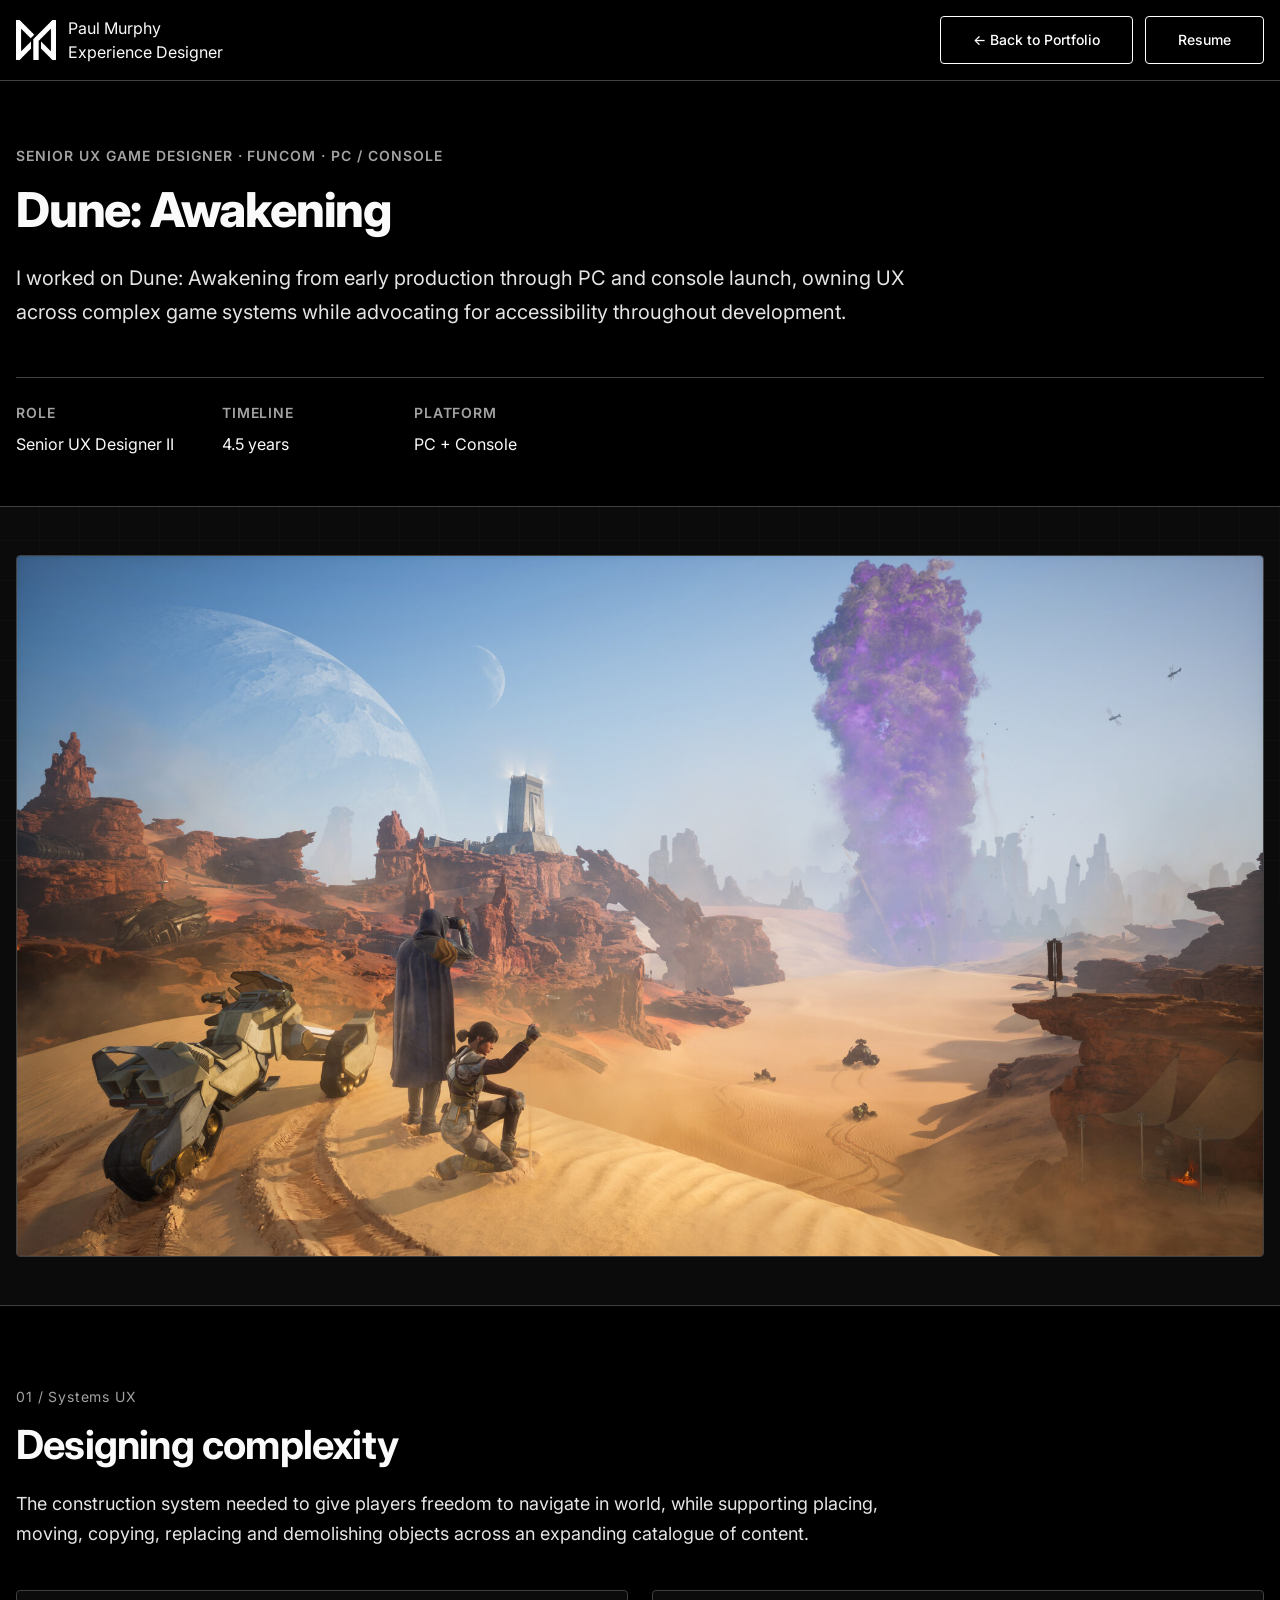
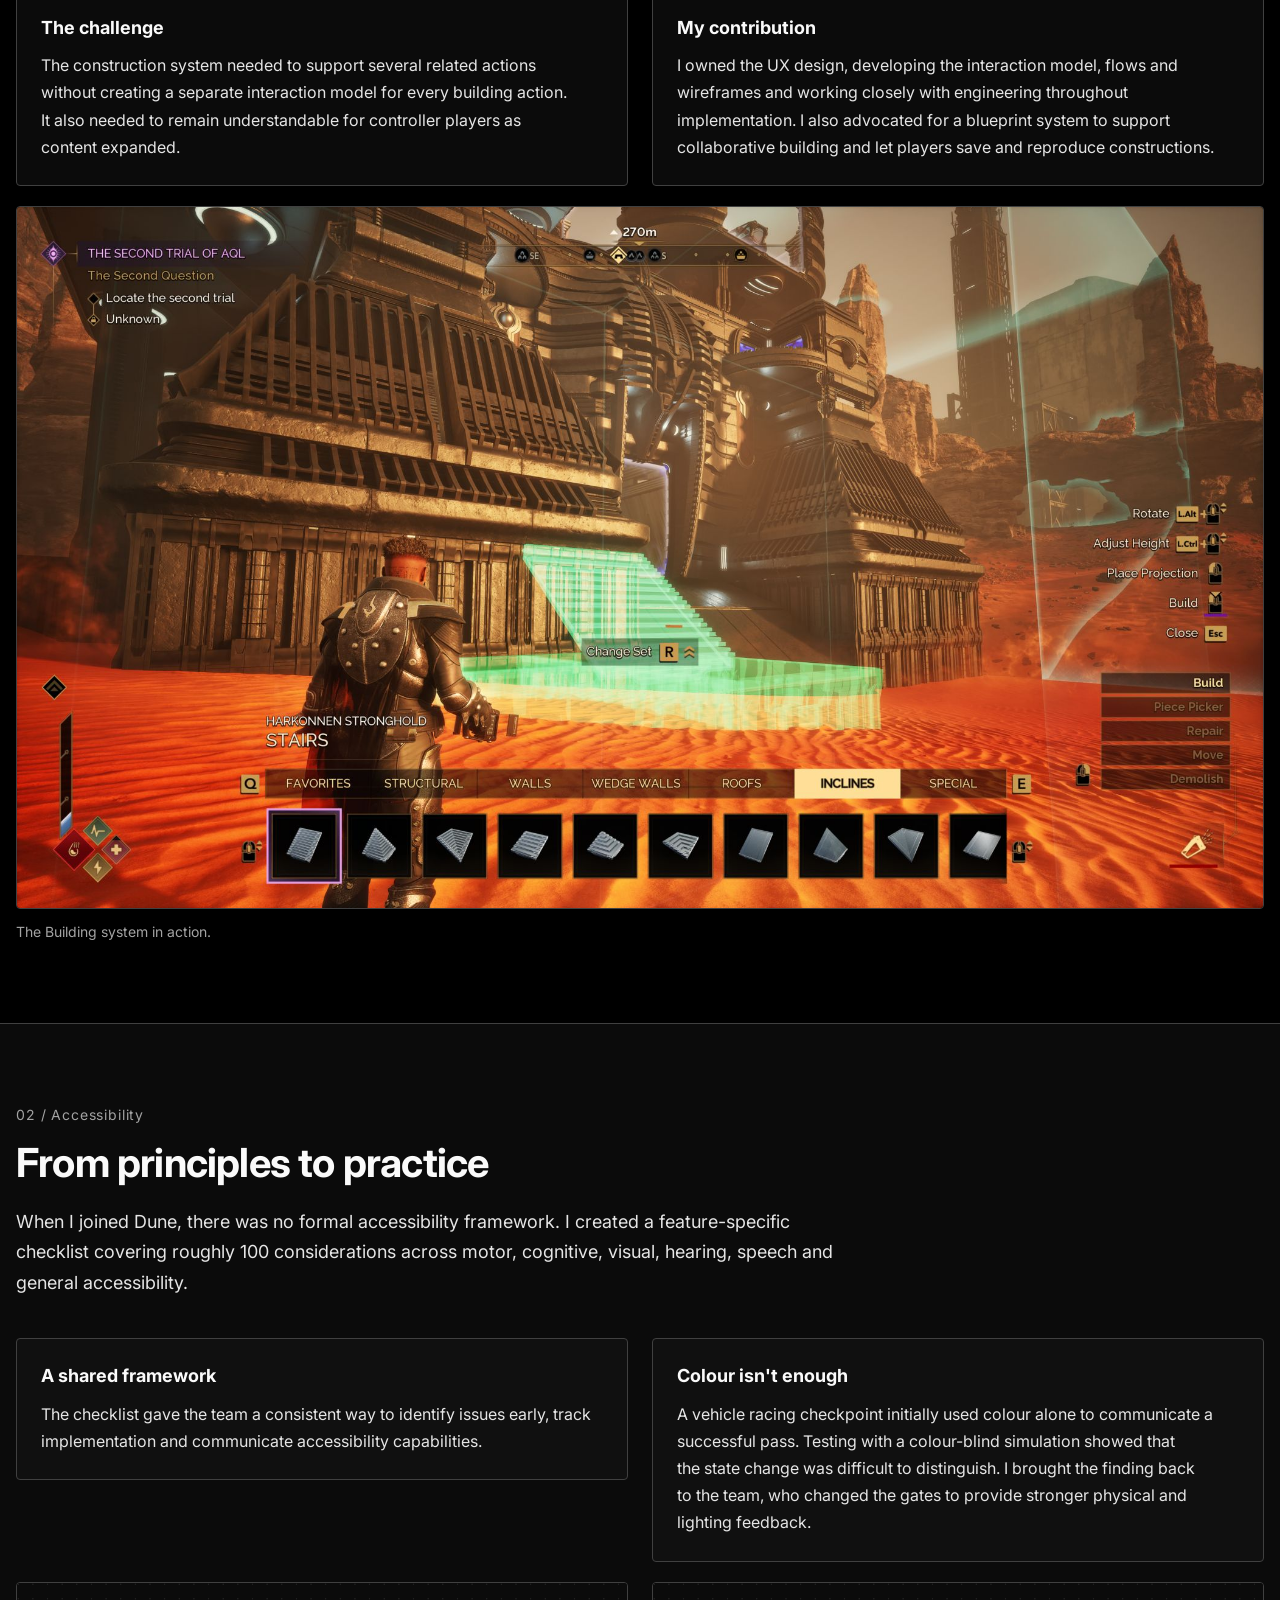
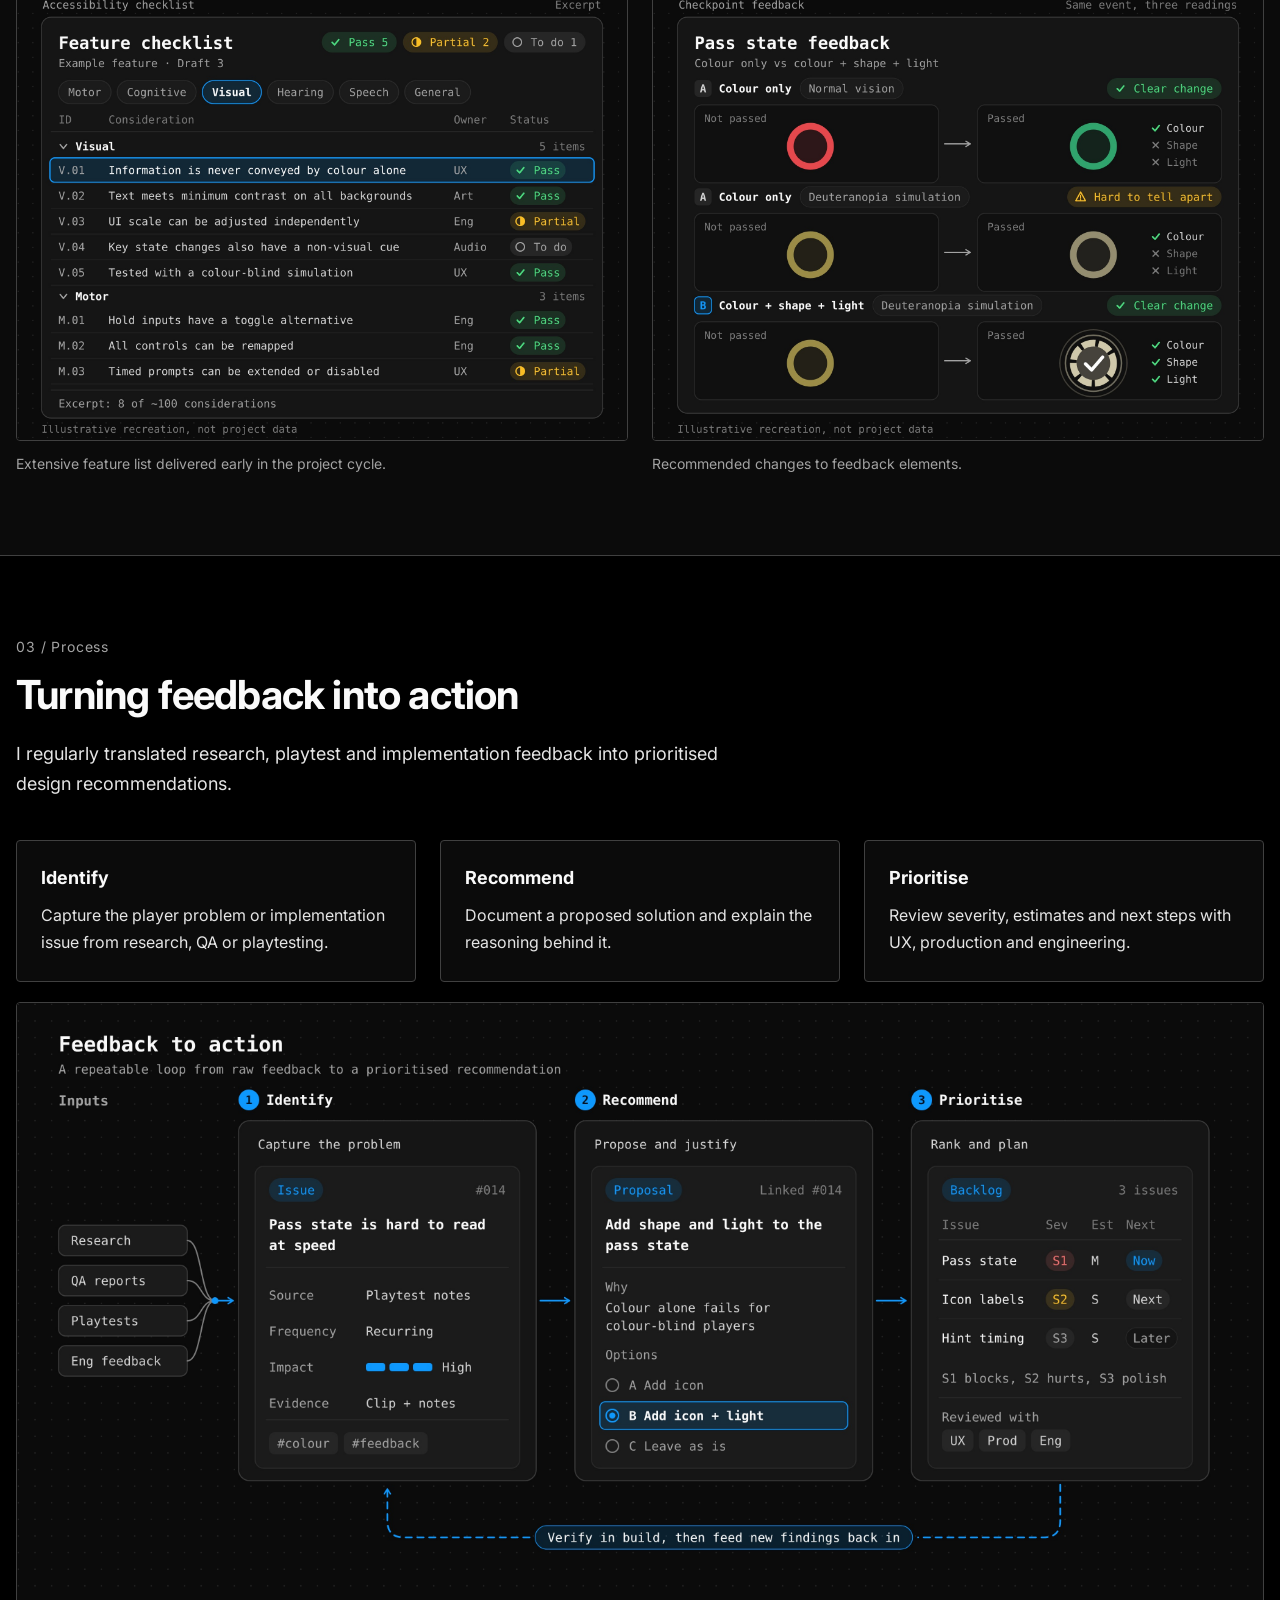
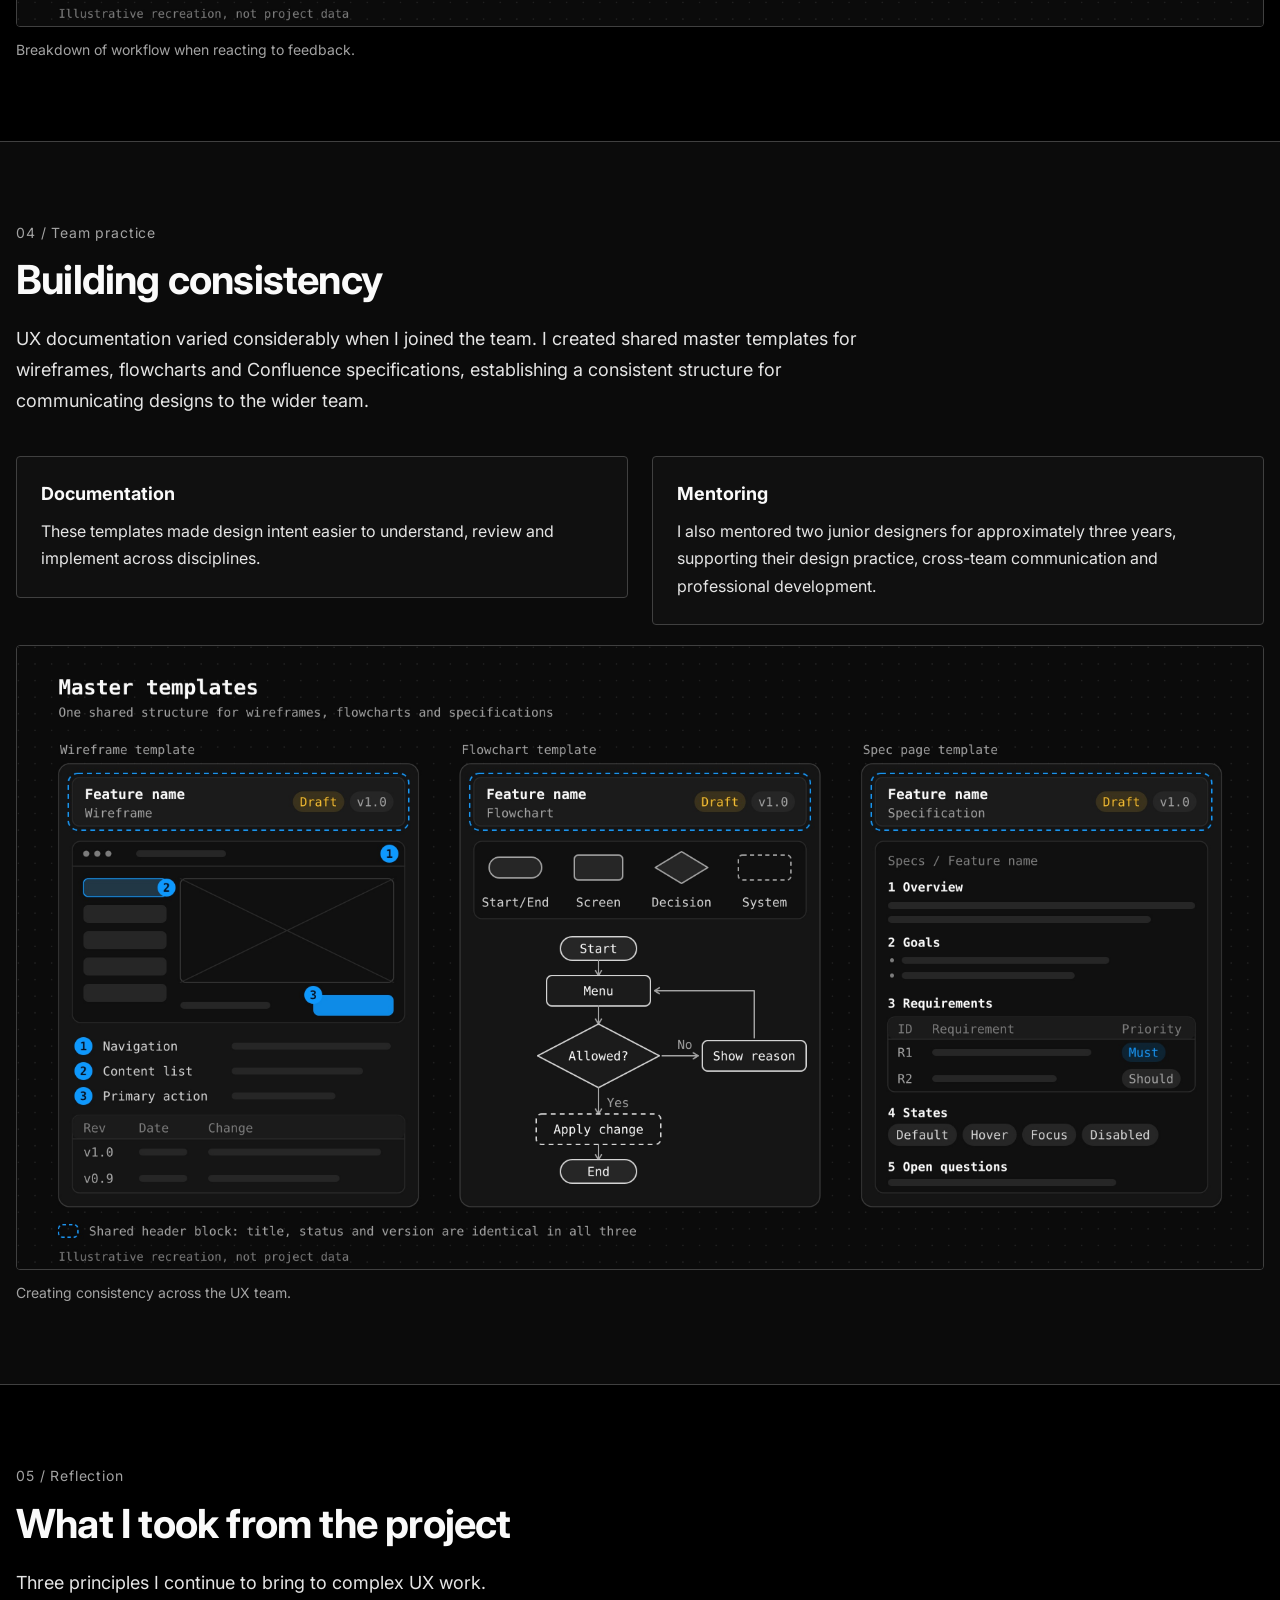
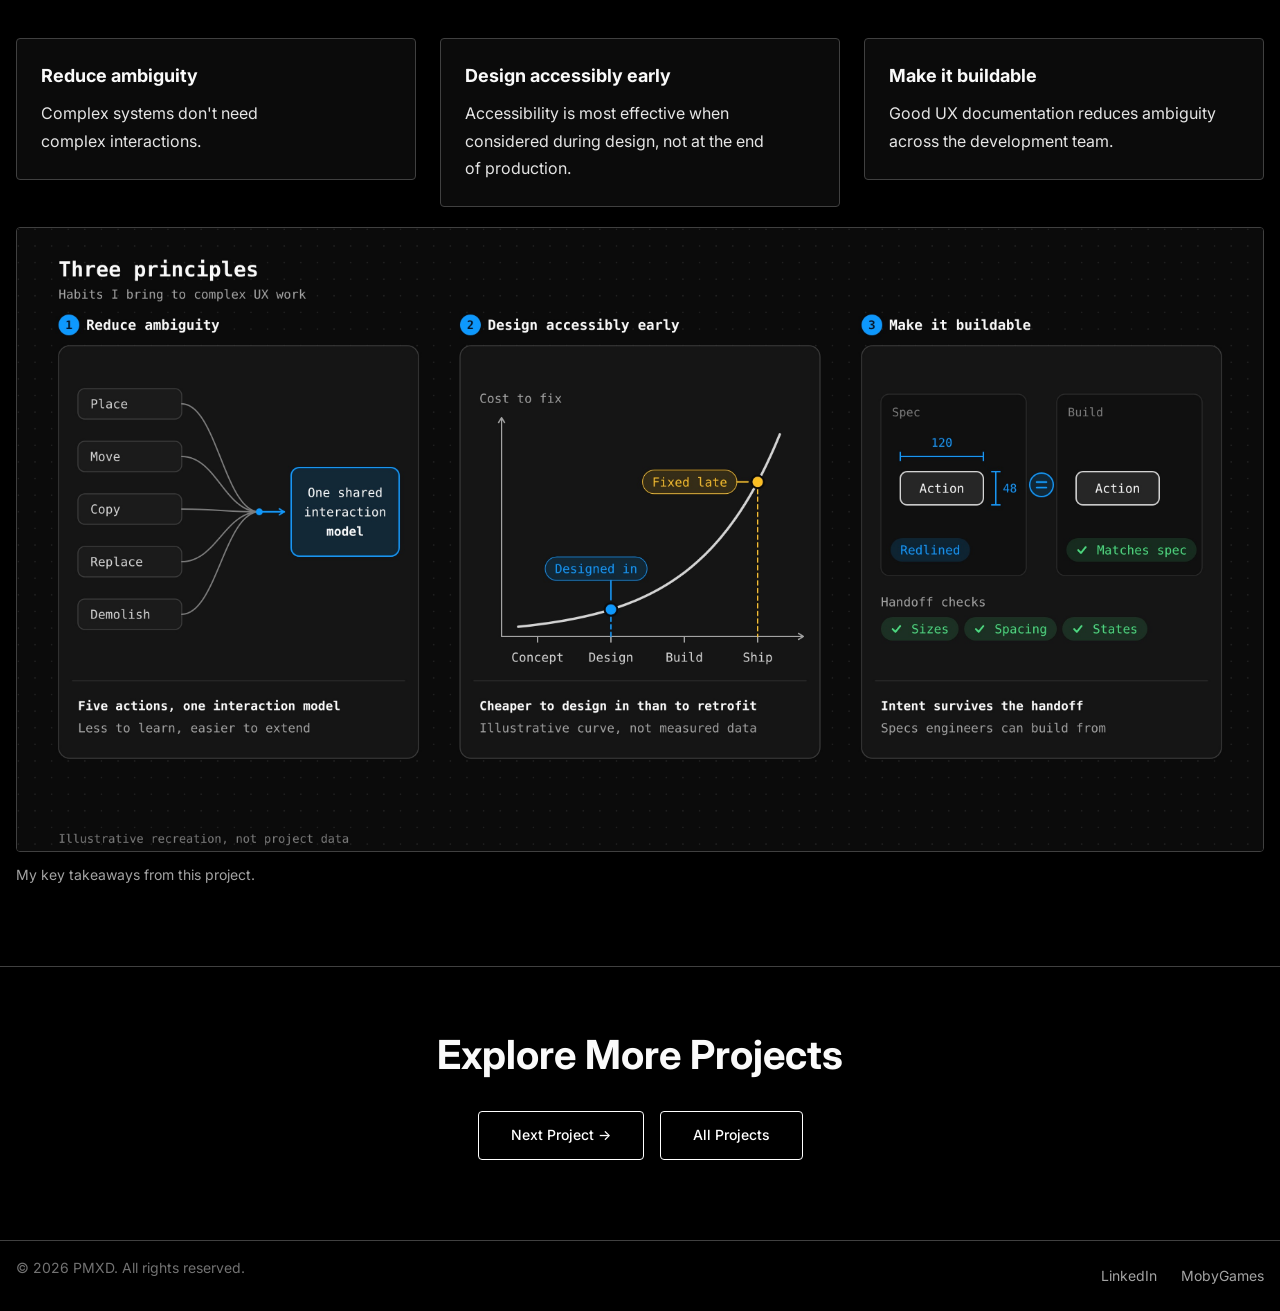
<file: project-1.html>
<!doctype html>
<html lang="en">
<head>
  <meta charset="utf-8">
  <meta name="viewport" content="width=device-width, initial-scale=1">
  <meta name="color-scheme" content="dark">
  <meta name="description" content="I worked on Dune: Awakening from early production through PC and console launch, owning UX across complex game systems while advocating for accessibility throughout development.">
  <meta name="author" content="Paul Murphy">
  <title>Dune: Awakening — Paul Murphy</title>
    <link rel="canonical" href="https://paulmxd.com/project-1.html">
  <link rel="preconnect" href="https://fonts.googleapis.com">
  <link rel="preconnect" href="https://fonts.gstatic.com" crossorigin>
  <link href="https://fonts.googleapis.com/css2?family=Inter:wght@400;500;600;700;800&display=swap" rel="stylesheet">
  <link rel="stylesheet" href="styles.css">
  <link rel="icon" type="image/png" href="img/favicon/favicon-96x96.png" sizes="96x96" />
  <link rel="icon" type="image/svg+xml" href="img/favicon/favicon.svg" />
  <link rel="shortcut icon" href="img/favicon/favicon.ico" />
  <link rel="apple-touch-icon" sizes="180x180" href="img/favicon/apple-touch-icon.png" />
  <meta name="apple-mobile-web-app-title" content="PMXD" />
  <link rel="manifest" href="img/favicon/site.webmanifest" />
<style>
/* Project-page presentation aligned with index.html and the original case-study template. */
.case-study { width:100%; }
.logo-text h1 { font-size:1rem; font-weight:400; line-height:normal; margin:0; }
.logo-text h1 a { font-weight:inherit; text-decoration:none; color:inherit; }
header[role="banner"] nav { display:flex; align-items:center; gap:.75rem; flex-wrap:nowrap; justify-content:flex-end; }
.case-wrap { width:100%; max-width:1280px; margin-inline:auto; padding-inline:1rem; }
.case-hero { padding:4rem 0 3rem; background:var(--bg-primary); }
.case-eyebrow { color:var(--text-muted); text-transform:uppercase; letter-spacing:.07em; font-size:.875rem; font-weight:600; margin:0 0 1rem; }
.case-title { font-size:3rem; line-height:1.1; letter-spacing:-.025em; font-weight:800; margin:0 0 1.5rem; max-width:24ch; color:var(--text-primary); }
.case-lede { max-width:56rem; font-size:1.25rem; line-height:1.7; color:var(--text-secondary); margin:0; }
.case-meta { display:flex; flex-wrap:wrap; gap:1.5rem 3rem; margin:3rem 0 0; padding:1.5rem 0 0; border-top:1px solid var(--border-primary); }
.case-meta div { min-width:9rem; }
.case-meta dt { color:var(--text-muted); text-transform:uppercase; letter-spacing:.06em; font-size:.875rem; font-weight:600; margin-bottom:.5rem; }
.case-meta dd { margin:0; color:var(--text-primary); font-size:1rem; }
.case-hero-media { width:100%; max-width:none; margin:0; padding:3rem max(calc((100% - 1280px) / 2 + 1rem), 1rem); background:rgba(23,23,23,.5); border-top:1px solid var(--border-primary); border-bottom:1px solid var(--border-primary); }
.case-hero-art { display:block; width:100%; height:auto; border:1px solid var(--border-primary); border-radius:.25rem; background:var(--bg-secondary); }
.case-section { padding:5rem 0; background:var(--bg-primary); border-top:1px solid var(--border-primary); }
.case-section:first-child { border-top:0; }
.case-section:nth-of-type(odd) { background:var(--bg-primary); }
.case-section:nth-of-type(even) { background:rgba(23,23,23,.5); }
.case-section-head { max-width:56rem; margin-bottom:2.5rem; position:static !important; top:auto !important; inset:auto !important; z-index:auto !important; background:transparent !important; backdrop-filter:none !important; border:0 !important; box-shadow:none !important; }
.case-number { color:var(--text-muted); font-size:.875rem; letter-spacing:.06em; margin:0 0 .75rem; }
.case-heading { color:var(--text-primary); font-size:2rem; line-height:1.2; letter-spacing:-.02em; font-weight:700; margin:0 0 1.25rem; }
.case-intro { color:var(--text-secondary); font-size:1.125rem; line-height:1.7; max-width:56rem; margin:0; }
.case-layout { display:grid; gap:1.5rem; align-items:start; }
.case-layout--text { grid-template-columns:minmax(0,1fr); }
.case-layout--split { grid-template-columns:repeat(2,minmax(0,1fr)); }
.case-layout--gallery { grid-template-columns:repeat(2,minmax(0,1fr)); }
.case-layout--cards { grid-template-columns:repeat(3,minmax(0,1fr)); }
.case-panel { min-width:0; padding:1.5rem; border:1px solid var(--border-primary); border-radius:.25rem; background:rgba(23,23,23,.5); }
.case-panel h3 { font-size:1.125rem; line-height:1.4; margin:0 0 .75rem; color:var(--text-primary); }
.case-panel p { color:var(--text-secondary); font-size:1rem; line-height:1.7; margin:0 0 .9rem; }
.case-panel p:last-child { margin-bottom:0; }
.case-panel ul { margin:.75rem 0 0; padding-left:1.25rem; }
.case-panel li { margin:.5rem 0; color:var(--text-secondary); line-height:1.65; }
.case-media { margin:0; min-width:0; }
.case-media img { display:block; width:100%; height:auto; border-radius:.25rem; border:1px solid var(--border-primary); background:var(--bg-secondary); }
.case-media figcaption { color:var(--text-muted); font-size:.875rem; line-height:1.6; margin-top:.75rem; }
.case-note { margin:2.5rem auto; padding:1.25rem 1.5rem; border-left:2px solid var(--border-accent); color:var(--text-muted); max-width:56rem; }
.case-bottom-section { padding:4rem 0 5rem; background:var(--bg-primary); border-top:1px solid var(--border-primary); }
.case-bottom-section .section-title { text-align:center; margin-bottom:2rem; }
.case-bottom-nav { display:flex; justify-content:center; align-items:center; gap:1rem; flex-wrap:wrap; }
.case-study a:focus-visible { outline:3px solid var(--accent-primary); outline-offset:4px; }
.case-study p { text-wrap:pretty; }
@media (min-width:768px) { .case-heading { font-size:2.25rem; } }
@media (min-width:1280px) { .case-heading { font-size:2.5rem; } }
@media (max-width:767px) {
 .case-wrap { padding-inline:1rem; }
 .case-hero { padding:3rem 0 2.5rem; }
 .case-title { font-size:2.25rem; }
 .case-lede { font-size:1.125rem; }
 .case-meta { gap:1.25rem 1.5rem; margin-top:2rem; }
 .case-hero-media { padding:2rem 1rem; }
 .case-section { padding:3.5rem 0; }
 .case-layout--split,.case-layout--gallery,.case-layout--cards { grid-template-columns:1fr; }
 .case-section-head { margin-bottom:2rem; }
 .case-heading { font-size:1.75rem; }
 .case-study > header .header-container { gap:1rem; }
 .case-study > header nav { display:flex; align-items:center; gap:.75rem; flex-wrap:wrap; justify-content:flex-end; }
}
@media (prefers-reduced-motion:reduce) { html { scroll-behavior:auto!important; } *,*::before,*::after { animation-duration:.01ms!important; animation-iteration-count:1!important; transition-duration:.01ms!important; } }
</style>
</head>
<body>
<a class="skip-link" href="#main-content">Skip to main content</a>
<header role="banner">
  <div class="header-container">
    <div class="logo-container">
      <a href="index.html" aria-label="Paul Murphy — home"><img id="headerLogo" src="img/logo.png" alt="Paul Murphy Logo" class="logo-image" width="40" height="40"></a>
      <div class="logo-text"><span id="headerName"><a href="index.html" style="text-decoration:none;color:inherit">Paul Murphy</a></span><p class="logo-subtitle">Experience Designer</p></div>
    </div>
    <nav role="navigation" aria-label="Main navigation">
      <a href="index.html#projects" class="btn btn-primary btn-small">← Back to Portfolio</a>
      <a href="Paul_Murphy_CV.pdf" class="btn btn-primary" target="_blank" rel="noopener" aria-label="Open resume (PDF, opens in a new tab)">Resume</a>
    </nav>
  </div>
</header>
<main id="main-content" class="case-study">
  <section class="case-hero">
    <div class="case-wrap">
      <p class="case-eyebrow">Senior UX Game Designer · Funcom · PC / Console</p>
      <h1 class="case-title">Dune: Awakening</h1>
      <p class="case-lede">I worked on Dune: Awakening from early production through PC and console launch, owning UX across complex game systems while advocating for accessibility throughout development.</p>
      <dl class="case-meta">
        <div><dt>Role</dt><dd>Senior UX Designer II</dd></div>
        <div><dt>Timeline</dt><dd>4.5 years</dd></div>
        <div><dt>Platform</dt><dd>PC + Console</dd></div>
      </dl>
    </div>
  </section>
  <div class="case-hero-media">
    <figure class="case-media"><img class="case-hero-art" src="img/P1-img/Project-1-hero.jpg" alt="Two characters beside a Sandbike look out over Arrakis" fetchpriority="high"></figure>
  </div>
  <div id="project-sections">
  <section class="case-section" aria-labelledby="section-01">
    <div class="case-wrap">
      <header class="case-section-head">
        <p class="case-number">01 / Systems UX</p>
        <h2 id="section-01" class="case-heading">Designing complexity</h2>
        <p class="case-intro">The construction system needed to give players freedom to navigate in world, while supporting placing, moving, copying, replacing and demolishing objects across an expanding catalogue of content.</p>
      </header>
      <div class="case-layout case-layout--split">
        <article class="case-panel"><h3>The challenge</h3><p>The construction system needed to support several related actions without creating a separate interaction model for every building action. It also needed to remain understandable for controller players as content expanded.</p></article>
        <article class="case-panel"><h3>My contribution</h3><p>I owned the UX design, developing the interaction model, flows and wireframes and working closely with engineering throughout implementation. I also advocated for a blueprint system to support collaborative building and let players save and reproduce constructions.</p></article>
      </div>
      <div class="case-layout case-layout--text" style="margin-top:1.25rem">
        <figure class="case-media"><img src="img/P1-img/Project-1-systemux.jpg" alt="Player using the building system to create a large structure." loading="lazy"><figcaption>The Building system in action.</figcaption></figure>
      </div>
    </div>
  </section>
  <section class="case-section" aria-labelledby="section-02">
    <div class="case-wrap">
      <header class="case-section-head">
        <p class="case-number">02 / Accessibility</p>
        <h2 id="section-02" class="case-heading">From principles to practice</h2>
        <p class="case-intro">When I joined Dune, there was no formal accessibility framework. I created a feature-specific checklist covering roughly 100 considerations across motor, cognitive, visual, hearing, speech and general accessibility.</p>
      </header>
      <div class="case-layout case-layout--split">
        <article class="case-panel"><h3>A shared framework</h3><p>The checklist gave the team a consistent way to identify issues early, track implementation and communicate accessibility capabilities.</p></article>
        <article class="case-panel"><h3>Colour isn't enough</h3><p>A vehicle racing checkpoint initially used colour alone to communicate a successful pass. Testing with a colour-blind simulation showed that the state change was difficult to distinguish. I brought the finding back to the team, who changed the gates to provide stronger physical and lighting feedback.</p></article>
      </div>
      <div class="case-layout case-layout--gallery" style="margin-top:1.25rem">
        <figure class="case-media"><img src="img/P1-img/project-1-accessibility-1.jpg" alt="Feature checklist of Accessibility considerations prioritized and scoped." loading="lazy"><figcaption>Extensive feature list delivered early in the project cycle.</figcaption></figure>
        <figure class="case-media"><img src="img/P1-img/project-1-accessibility-2.jpg" alt="A review of the pass states communicated in game and how they can be imrpoved using colour, shape and light." loading="lazy"><figcaption>Recommended changes to feedback elements.</figcaption></figure>
      </div>
    </div>
  </section>
  <section class="case-section" aria-labelledby="section-03">
    <div class="case-wrap">
      <header class="case-section-head">
        <p class="case-number">03 / Process</p>
        <h2 id="section-03" class="case-heading">Turning feedback into action</h2>
        <p class="case-intro">I regularly translated research, playtest and implementation feedback into prioritised design recommendations.</p>
      </header>
      <div class="case-layout case-layout--cards">
        <article class="case-panel"><h3>Identify</h3><p>Capture the player problem or implementation issue from research, QA or playtesting.</p></article>
        <article class="case-panel"><h3>Recommend</h3><p>Document a proposed solution and explain the reasoning behind it.</p></article>
        <article class="case-panel"><h3>Prioritise</h3><p>Review severity, estimates and next steps with UX, production and engineering.</p></article>
      </div>
      <div class="case-layout case-layout--text" style="margin-top:1.25rem">
        <figure class="case-media"><img src="img/P1-img/project-1-process.jpg" alt="Illustration of an iterative cycle showing the identify, recommend, prioritize loop." loading="lazy"><figcaption>Breakdown of workflow when reacting to feedback.</figcaption></figure>
      </div>
    </div>
  </section>
  <section class="case-section" aria-labelledby="section-04">
    <div class="case-wrap">
      <header class="case-section-head">
        <p class="case-number">04 / Team practice</p>
        <h2 id="section-04" class="case-heading">Building consistency</h2>
        <p class="case-intro">UX documentation varied considerably when I joined the team. I created shared master templates for wireframes, flowcharts and Confluence specifications, establishing a consistent structure for communicating designs to the wider team.</p>
      </header>
      <div class="case-layout case-layout--split">
        <article class="case-panel"><h3>Documentation</h3><p>These templates made design intent easier to understand, review and implement across disciplines.</p></article>
        <article class="case-panel"><h3>Mentoring</h3><p>I also mentored two junior designers for approximately three years, supporting their design practice, cross-team communication and professional development.</p></article>
      </div>
      <div class="case-layout case-layout--text" style="margin-top:1.25rem">
        <figure class="case-media"><img src="img/P1-img/project-1-documentation.jpg" alt="Examples of different document templates I created to unify the UX team deliverables." loading="lazy"><figcaption>Creating consistency across the UX team.</figcaption></figure>
      </div>
    </div>
  </section>
  <section class="case-section" aria-labelledby="section-05">
    <div class="case-wrap">
      <header class="case-section-head">
        <p class="case-number">05 / Reflection</p>
        <h2 id="section-05" class="case-heading">What I took from the project</h2>
        <p class="case-intro">Three principles I continue to bring to complex UX work.</p>
      </header>
      <div class="case-layout case-layout--cards">
        <article class="case-panel"><h3>Reduce ambiguity</h3><p>Complex systems don't need complex interactions.</p></article>
        <article class="case-panel"><h3>Design accessibly early</h3><p>Accessibility is most effective when considered during design, not at the end of production.</p></article>
        <article class="case-panel"><h3>Make it buildable</h3><p>Good UX documentation reduces ambiguity across the development team.</p></article>
      </div>
      <div class="case-layout case-layout--text" style="margin-top:1.25rem">
        <figure class="case-media"><img src="img/P1-img/project-1-reflection.jpg" alt="Three illustrations showing how I reduced ambiguity on the construction tool, got accessibility in early and deliver concise directions to engineers." loading="lazy"><figcaption>My key takeaways from this project.</figcaption></figure>
      </div>
    </div>
  </section>

  </div>
  
  <section class="case-bottom-section" aria-labelledby="explore-projects-title">
  <div class="case-wrap" style="text-align:center">
    <h2 id="explore-projects-title" class="section-title">Explore More Projects</h2>
    <nav class="case-bottom-nav" aria-label="Project navigation">
      <a class="btn btn-primary" href="project-2.html">Next Project →</a>
      <a class="btn btn-primary" href="index.html#projects">All Projects</a>
    </nav>
  </div>
</section>
</main>
<footer role="contentinfo">
  <div class="footer-container">
    <p class="footer-copyright">© 2026 PMXD. All rights reserved.</p>
    <nav class="footer-links" id="socialLinks" role="navigation" aria-label="Social media links">
      <a href="https://www.linkedin.com/in/paul-murphy90/" class="footer-link" target="_blank" rel="noopener noreferrer">LinkedIn</a>
      <a href="https://www.mobygames.com/person/1052665/paul-murphy/" class="footer-link" target="_blank" rel="noopener noreferrer">MobyGames</a>
    </nav>
  </div>
</footer>
</body>
</html>
</file>
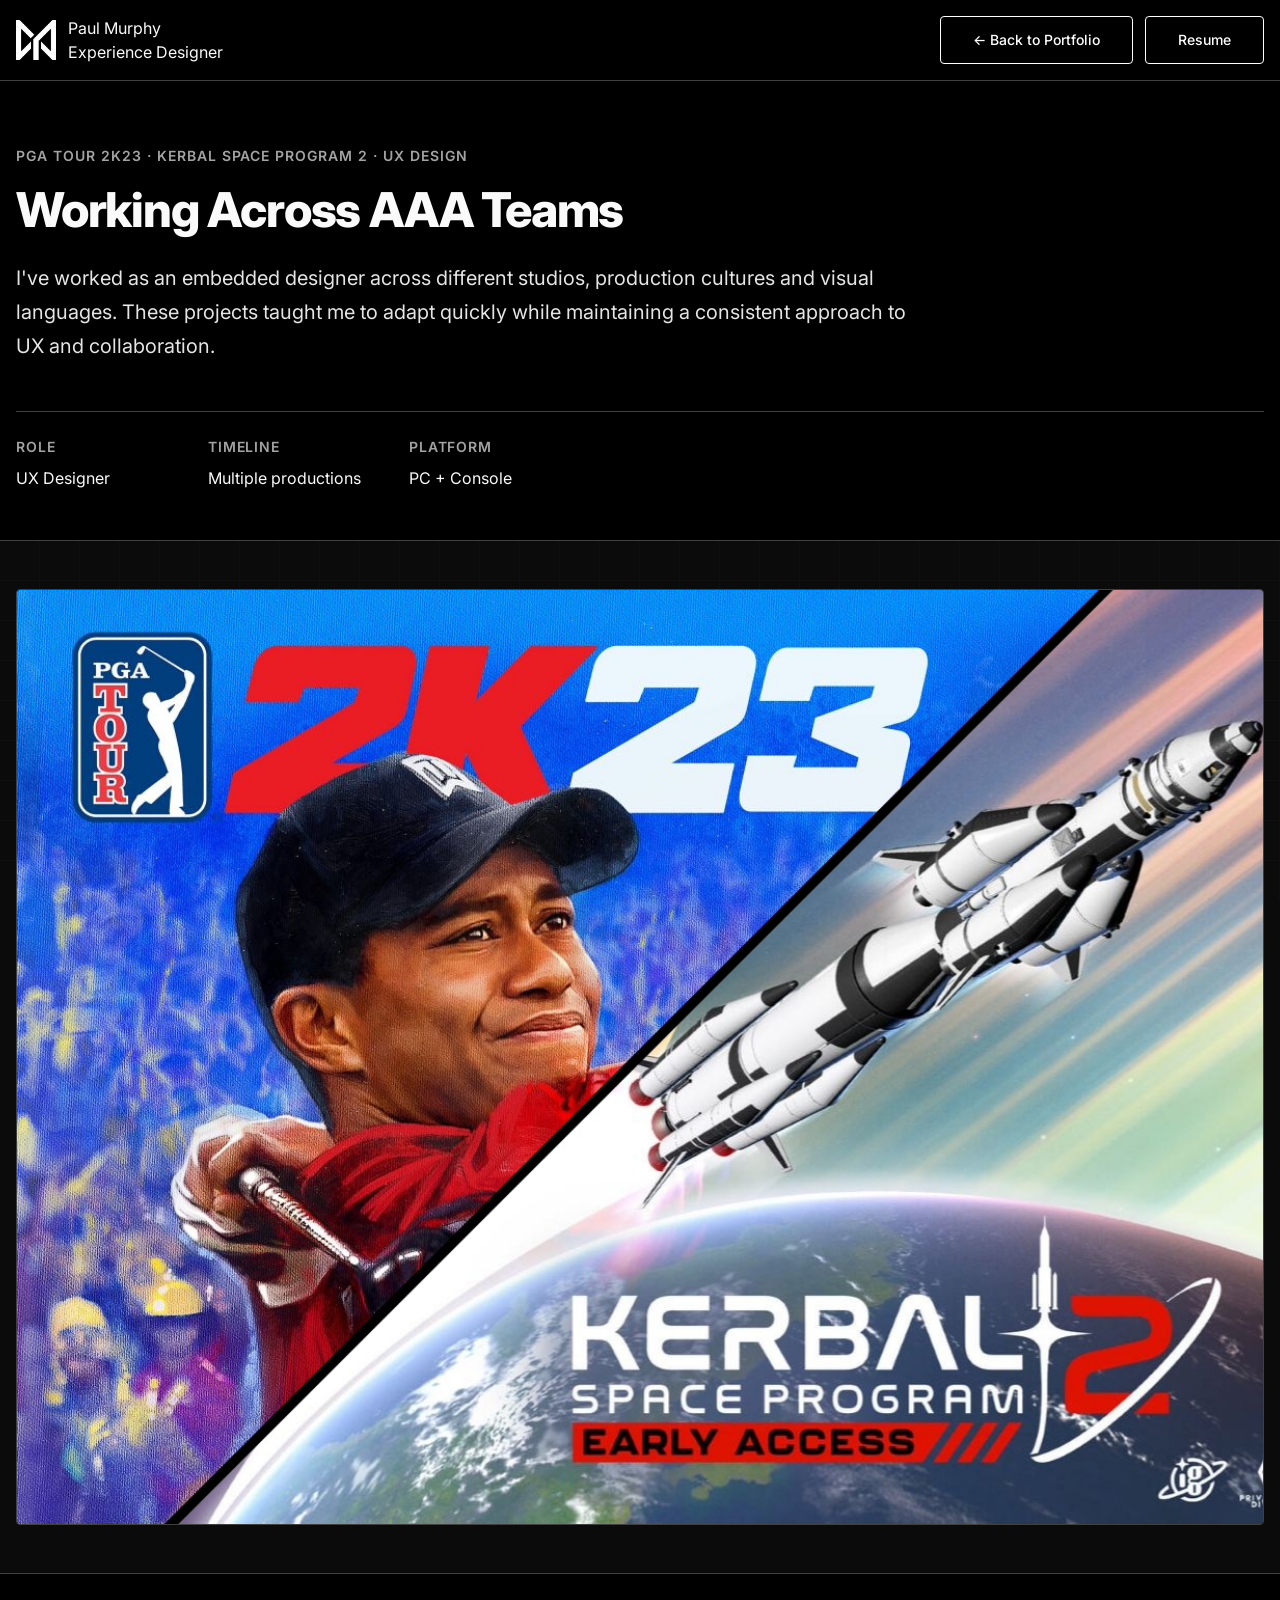
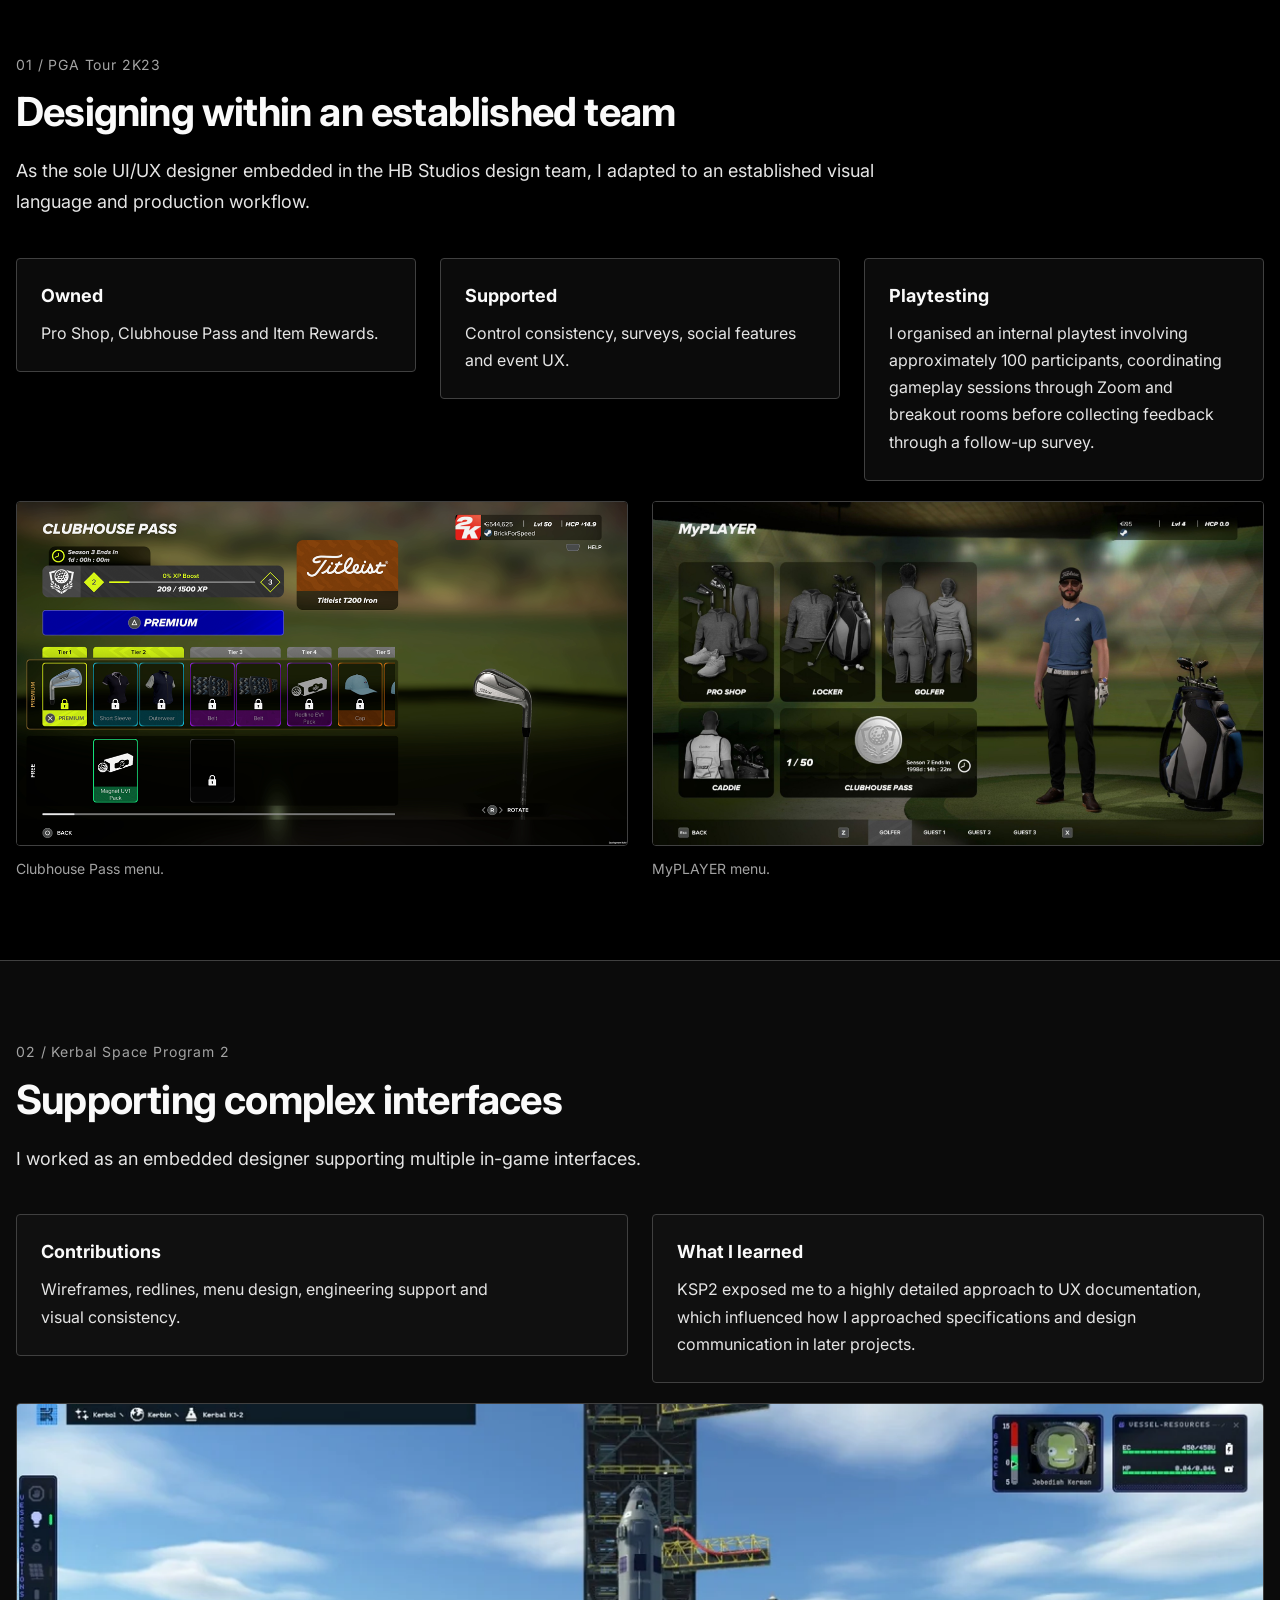
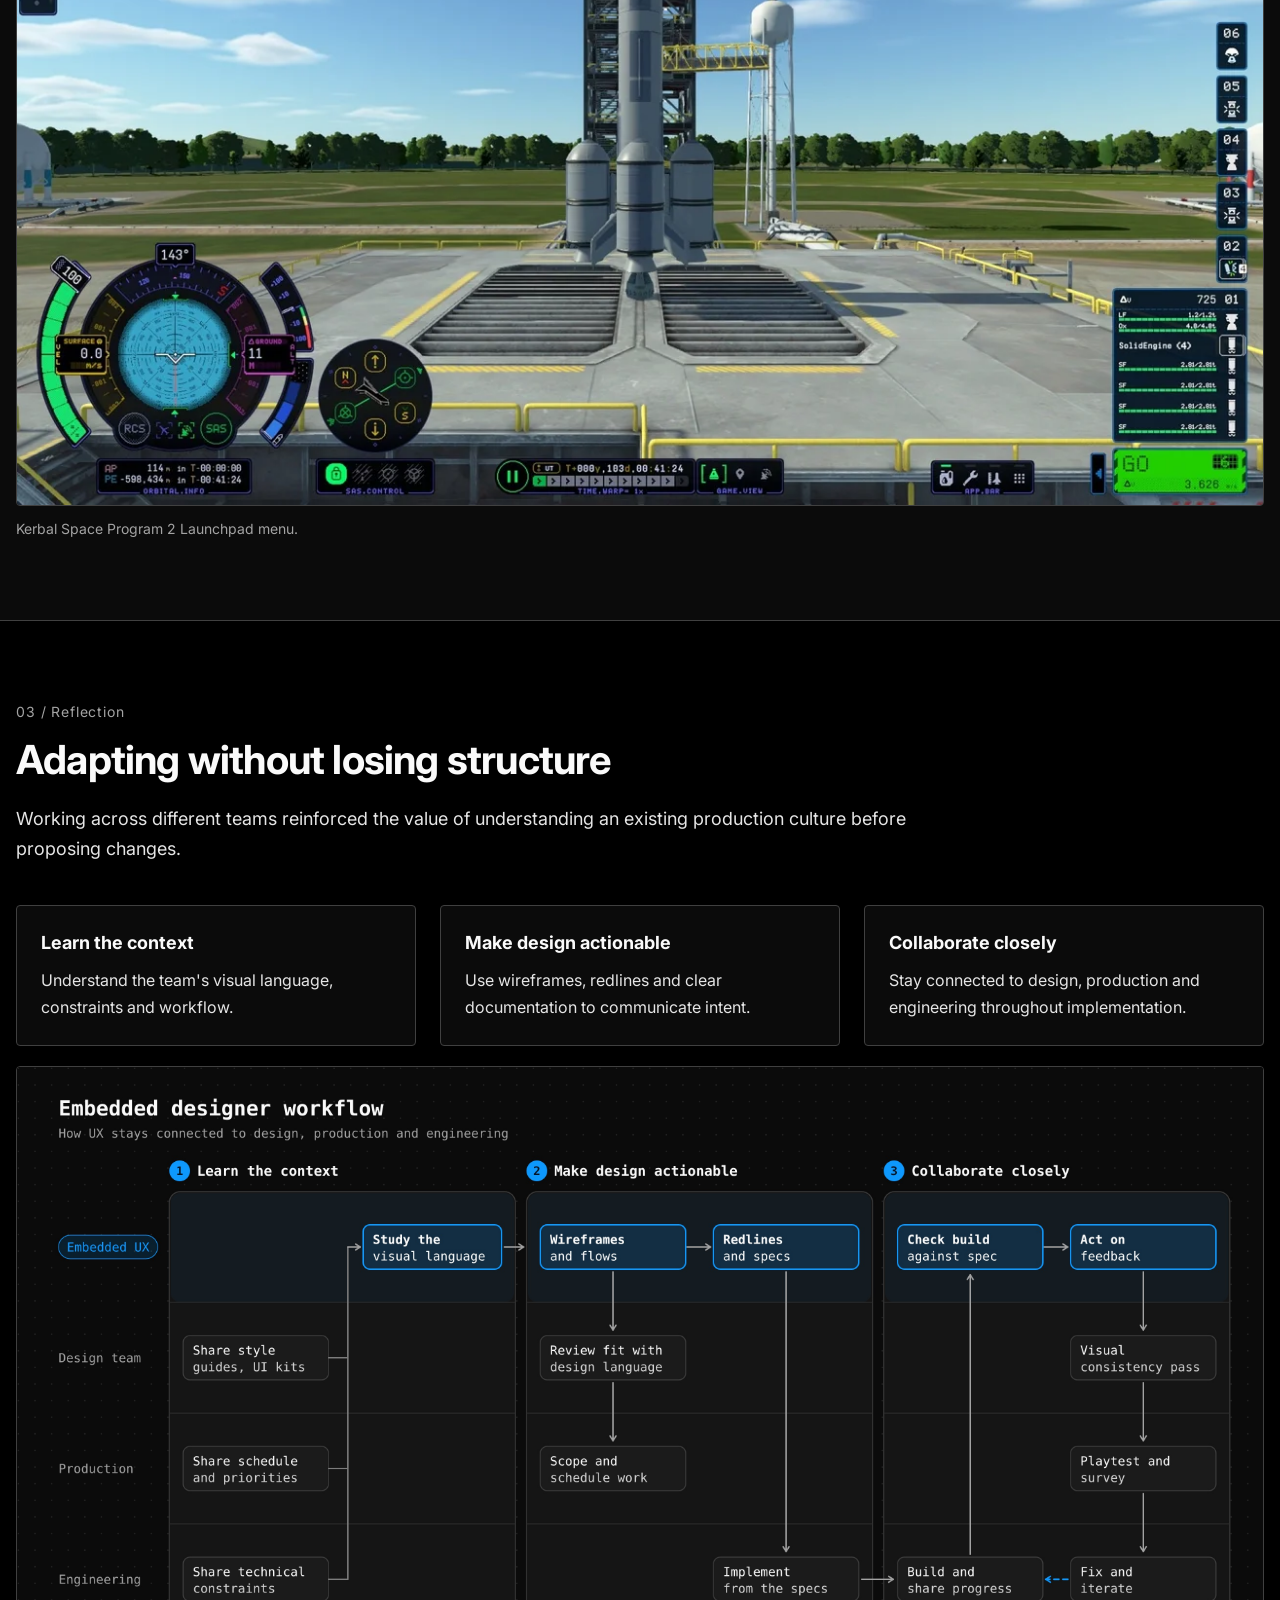
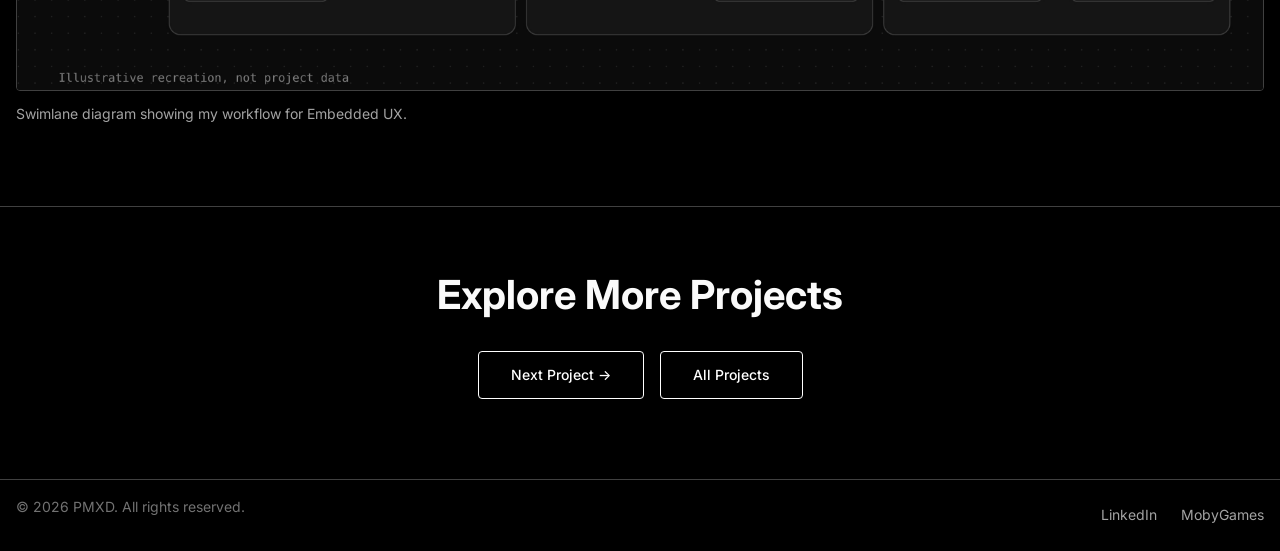
<file: project-2.html>
<!doctype html>
<html lang="en">
<head>
  <meta charset="utf-8">
  <meta name="viewport" content="width=device-width, initial-scale=1">
  <meta name="color-scheme" content="dark">
  <meta name="description" content="I've worked as an embedded designer across different studios, production cultures and visual languages. These projects taught me to adapt quickly while maintaining a consistent approach to UX and collaboration.">
  <meta name="author" content="Paul Murphy">
  <title>Working Across AAA Teams — Paul Murphy</title>
    <link rel="canonical" href="https://paulmxd.com/project-2.html">
  <link rel="preconnect" href="https://fonts.googleapis.com">
  <link rel="preconnect" href="https://fonts.gstatic.com" crossorigin>
  <link href="https://fonts.googleapis.com/css2?family=Inter:wght@400;500;600;700;800&display=swap" rel="stylesheet">
  <link rel="stylesheet" href="styles.css">
  <link rel="icon" type="image/png" href="img/favicon/favicon-96x96.png" sizes="96x96" />
  <link rel="icon" type="image/svg+xml" href="img/favicon/favicon.svg" />
  <link rel="shortcut icon" href="img/favicon/favicon.ico" />
  <link rel="apple-touch-icon" sizes="180x180" href="img/favicon/apple-touch-icon.png" />
  <meta name="apple-mobile-web-app-title" content="PMXD" />
  <link rel="manifest" href="img/favicon/site.webmanifest" />
<style>
/* Project-page presentation aligned with index.html and the original case-study template. */
.case-study { width:100%; }
.logo-text h1 { font-size:1rem; font-weight:400; line-height:normal; margin:0; }
.logo-text h1 a { font-weight:inherit; text-decoration:none; color:inherit; }
header[role="banner"] nav { display:flex; align-items:center; gap:.75rem; flex-wrap:nowrap; justify-content:flex-end; }
.case-wrap { width:100%; max-width:1280px; margin-inline:auto; padding-inline:1rem; }
.case-hero { padding:4rem 0 3rem; background:var(--bg-primary); }
.case-eyebrow { color:var(--text-muted); text-transform:uppercase; letter-spacing:.07em; font-size:.875rem; font-weight:600; margin:0 0 1rem; }
.case-title { font-size:3rem; line-height:1.1; letter-spacing:-.025em; font-weight:800; margin:0 0 1.5rem; max-width:24ch; color:var(--text-primary); }
.case-lede { max-width:56rem; font-size:1.25rem; line-height:1.7; color:var(--text-secondary); margin:0; }
.case-meta { display:flex; flex-wrap:wrap; gap:1.5rem 3rem; margin:3rem 0 0; padding:1.5rem 0 0; border-top:1px solid var(--border-primary); }
.case-meta div { min-width:9rem; }
.case-meta dt { color:var(--text-muted); text-transform:uppercase; letter-spacing:.06em; font-size:.875rem; font-weight:600; margin-bottom:.5rem; }
.case-meta dd { margin:0; color:var(--text-primary); font-size:1rem; }
.case-hero-media { width:100%; max-width:none; margin:0; padding:3rem max(calc((100% - 1280px) / 2 + 1rem), 1rem); background:rgba(23,23,23,.5); border-top:1px solid var(--border-primary); border-bottom:1px solid var(--border-primary); }
.case-hero-art { display:block; width:100%; height:auto; border:1px solid var(--border-primary); border-radius:.25rem; background:var(--bg-secondary); }
.case-section { padding:5rem 0; background:var(--bg-primary); border-top:1px solid var(--border-primary); }
.case-section:first-child { border-top:0; }
.case-section:nth-of-type(odd) { background:var(--bg-primary); }
.case-section:nth-of-type(even) { background:rgba(23,23,23,.5); }
.case-section-head { max-width:56rem; margin-bottom:2.5rem; position:static !important; top:auto !important; inset:auto !important; z-index:auto !important; background:transparent !important; backdrop-filter:none !important; border:0 !important; box-shadow:none !important; }
.case-number { color:var(--text-muted); font-size:.875rem; letter-spacing:.06em; margin:0 0 .75rem; }
.case-heading { color:var(--text-primary); font-size:2rem; line-height:1.2; letter-spacing:-.02em; font-weight:700; margin:0 0 1.25rem; }
.case-intro { color:var(--text-secondary); font-size:1.125rem; line-height:1.7; max-width:56rem; margin:0; }
.case-layout { display:grid; gap:1.5rem; align-items:start; }
.case-layout--text { grid-template-columns:minmax(0,1fr); }
.case-layout--split { grid-template-columns:repeat(2,minmax(0,1fr)); }
.case-layout--gallery { grid-template-columns:repeat(2,minmax(0,1fr)); }
.case-layout--cards { grid-template-columns:repeat(3,minmax(0,1fr)); }
.case-panel { min-width:0; padding:1.5rem; border:1px solid var(--border-primary); border-radius:.25rem; background:rgba(23,23,23,.5); }
.case-panel h3 { font-size:1.125rem; line-height:1.4; margin:0 0 .75rem; color:var(--text-primary); }
.case-panel p { color:var(--text-secondary); font-size:1rem; line-height:1.7; margin:0 0 .9rem; }
.case-panel p:last-child { margin-bottom:0; }
.case-panel ul { margin:.75rem 0 0; padding-left:1.25rem; }
.case-panel li { margin:.5rem 0; color:var(--text-secondary); line-height:1.65; }
.case-media { margin:0; min-width:0; }
.case-media img { display:block; width:100%; height:auto; border-radius:.25rem; border:1px solid var(--border-primary); background:var(--bg-secondary); }
.case-media figcaption { color:var(--text-muted); font-size:.875rem; line-height:1.6; margin-top:.75rem; }
.case-note { margin:2.5rem auto; padding:1.25rem 1.5rem; border-left:2px solid var(--border-accent); color:var(--text-muted); max-width:56rem; }
.case-bottom-section { padding:4rem 0 5rem; background:var(--bg-primary); border-top:1px solid var(--border-primary); }
.case-bottom-section .section-title { text-align:center; margin-bottom:2rem; }
.case-bottom-nav { display:flex; justify-content:center; align-items:center; gap:1rem; flex-wrap:wrap; }
.case-study a:focus-visible { outline:3px solid var(--accent-primary); outline-offset:4px; }
.case-study p { text-wrap:pretty; }
@media (min-width:768px) { .case-heading { font-size:2.25rem; } }
@media (min-width:1280px) { .case-heading { font-size:2.5rem; } }
@media (max-width:767px) {
 .case-wrap { padding-inline:1rem; }
 .case-hero { padding:3rem 0 2.5rem; }
 .case-title { font-size:2.25rem; }
 .case-lede { font-size:1.125rem; }
 .case-meta { gap:1.25rem 1.5rem; margin-top:2rem; }
 .case-hero-media { padding:2rem 1rem; }
 .case-section { padding:3.5rem 0; }
 .case-layout--split,.case-layout--gallery,.case-layout--cards { grid-template-columns:1fr; }
 .case-section-head { margin-bottom:2rem; }
 .case-heading { font-size:1.75rem; }
 .case-study > header .header-container { gap:1rem; }
 .case-study > header nav { display:flex; align-items:center; gap:.75rem; flex-wrap:wrap; justify-content:flex-end; }
}
@media (prefers-reduced-motion:reduce) { html { scroll-behavior:auto!important; } *,*::before,*::after { animation-duration:.01ms!important; animation-iteration-count:1!important; transition-duration:.01ms!important; } }
</style>
</head>
<body>
<a class="skip-link" href="#main-content">Skip to main content</a>
<header role="banner">
  <div class="header-container">
    <div class="logo-container">
      <a href="index.html" aria-label="Paul Murphy — home"><img id="headerLogo" src="img/logo.png" alt="Paul Murphy Logo" class="logo-image" width="40" height="40"></a>
      <div class="logo-text"><span id="headerName"><a href="index.html" style="text-decoration:none;color:inherit">Paul Murphy</a></span><p class="logo-subtitle">Experience Designer</p></div>
    </div>
    <nav role="navigation" aria-label="Main navigation">
      <a href="index.html#projects" class="btn btn-primary btn-small">← Back to Portfolio</a>
      <a href="Paul_Murphy_CV.pdf" class="btn btn-primary" target="_blank" rel="noopener" aria-label="Open resume (PDF, opens in a new tab)">Resume</a>
    </nav>
  </div>
</header>
<main id="main-content" class="case-study">
  <section class="case-hero">
    <div class="case-wrap">
      <p class="case-eyebrow">PGA Tour 2K23 · Kerbal Space Program 2 · UX Design</p>
      <h1 class="case-title">Working Across AAA Teams</h1>
      <p class="case-lede">I've worked as an embedded designer across different studios, production cultures and visual languages. These projects taught me to adapt quickly while maintaining a consistent approach to UX and collaboration.</p>
      <dl class="case-meta">
        <div><dt>Role</dt><dd>UX Designer</dd></div>
        <div><dt>Timeline</dt><dd>Multiple productions</dd></div>
        <div><dt>Platform</dt><dd>PC + Console</dd></div>
      </dl>
    </div>
  </section>
  <div class="case-hero-media">
    <figure class="case-media"><img class="case-hero-art" src="img/project-2.jpg" alt="Hero image for both PGA 2k23 and KSP2." fetchpriority="high"></figure>
  </div>
  <div id="project-sections">
  <section class="case-section" aria-labelledby="section-01">
    <div class="case-wrap">
      <header class="case-section-head">
        <p class="case-number">01 / PGA Tour 2K23</p>
        <h2 id="section-01" class="case-heading">Designing within an established team</h2>
        <p class="case-intro">As the sole UI/UX designer embedded in the HB Studios design team, I adapted to an established visual language and production workflow.</p>
      </header>
      <div class="case-layout case-layout--cards">
        <article class="case-panel"><h3>Owned</h3><p>Pro Shop, Clubhouse Pass and Item Rewards.</p></article>
        <article class="case-panel"><h3>Supported</h3><p>Control consistency, surveys, social features and event UX.</p></article>
        <article class="case-panel"><h3>Playtesting</h3><p>I organised an internal playtest involving approximately 100 participants, coordinating gameplay sessions through Zoom and breakout rooms before collecting feedback through a follow-up survey.</p></article>
      </div>
      <div class="case-layout case-layout--gallery" style="margin-top:1.25rem">
        <figure class="case-media"><img src="img/P2-img/project-2-pga-1.jpg" alt="Screenshot of the Clubhouse Pass menu." loading="lazy"><figcaption>Clubhouse Pass menu.</figcaption></figure>
        <figure class="case-media"><img src="img/P2-img/project-2-pga-2.jpg" alt="Screenshot of the MyPlayer menu." loading="lazy"><figcaption>MyPLAYER menu.</figcaption></figure>
      </div>
    </div>
  </section>
  <section class="case-section" aria-labelledby="section-02">
    <div class="case-wrap">
      <header class="case-section-head">
        <p class="case-number">02 / Kerbal Space Program 2</p>
        <h2 id="section-02" class="case-heading">Supporting complex interfaces</h2>
        <p class="case-intro">I worked as an embedded designer supporting multiple in-game interfaces.</p>
      </header>
      <div class="case-layout case-layout--split">
        <article class="case-panel"><h3>Contributions</h3><p>Wireframes, redlines, menu design, engineering support and visual consistency.</p></article>
        <article class="case-panel"><h3>What I learned</h3><p>KSP2 exposed me to a highly detailed approach to UX documentation, which influenced how I approached specifications and design communication in later projects.</p></article>
      </div>
      <div class="case-layout case-layout--text" style="margin-top:1.25rem">
        <figure class="case-media"><img src="img/P2-img/project-2-ksp.jpg" alt="Screenshot of the Launchpad menu." loading="lazy"><figcaption>Kerbal Space Program 2 Launchpad menu.</figcaption></figure>
      </div>
    </div>
  </section>
  <section class="case-section" aria-labelledby="section-03">
    <div class="case-wrap">
      <header class="case-section-head">
        <p class="case-number">03 / Reflection</p>
        <h2 id="section-03" class="case-heading">Adapting without losing structure</h2>
        <p class="case-intro">Working across different teams reinforced the value of understanding an existing production culture before proposing changes.</p>
      </header>
      <div class="case-layout case-layout--cards">
        <article class="case-panel"><h3>Learn the context</h3><p>Understand the team's visual language, constraints and workflow.</p></article>
        <article class="case-panel"><h3>Make design actionable</h3><p>Use wireframes, redlines and clear documentation to communicate intent.</p></article>
        <article class="case-panel"><h3>Collaborate closely</h3><p>Stay connected to design, production and engineering throughout implementation.</p></article>
      </div>
      <div class="case-layout case-layout--text" style="margin-top:1.25rem">
        <figure class="case-media"><img src="img/P2-img/project-2-workflow.jpg" alt="Swimlane diagram showing how I go about embedding UX with Design, Production and Engineering." loading="lazy"><figcaption>Swimlane diagram showing my workflow for Embedded UX.</figcaption></figure>
      </div>
    </div>
  </section>

  </div>
  
  <section class="case-bottom-section" aria-labelledby="explore-projects-title">
  <div class="case-wrap" style="text-align:center">
    <h2 id="explore-projects-title" class="section-title">Explore More Projects</h2>
    <nav class="case-bottom-nav" aria-label="Project navigation">
      <a class="btn btn-primary" href="project-3.html">Next Project →</a>
      <a class="btn btn-primary" href="index.html#projects">All Projects</a>
    </nav>
  </div>
</section>
</main>
<footer role="contentinfo">
  <div class="footer-container">
    <p class="footer-copyright">© 2026 PMXD. All rights reserved.</p>
    <nav class="footer-links" id="socialLinks" role="navigation" aria-label="Social media links">
      <a href="https://www.linkedin.com/in/paul-murphy90/" class="footer-link" target="_blank" rel="noopener noreferrer">LinkedIn</a>
      <a href="https://www.mobygames.com/person/1052665/paul-murphy/" class="footer-link" target="_blank" rel="noopener noreferrer">MobyGames</a>
    </nav>
  </div>
</footer>
</body>
</html>
</file>
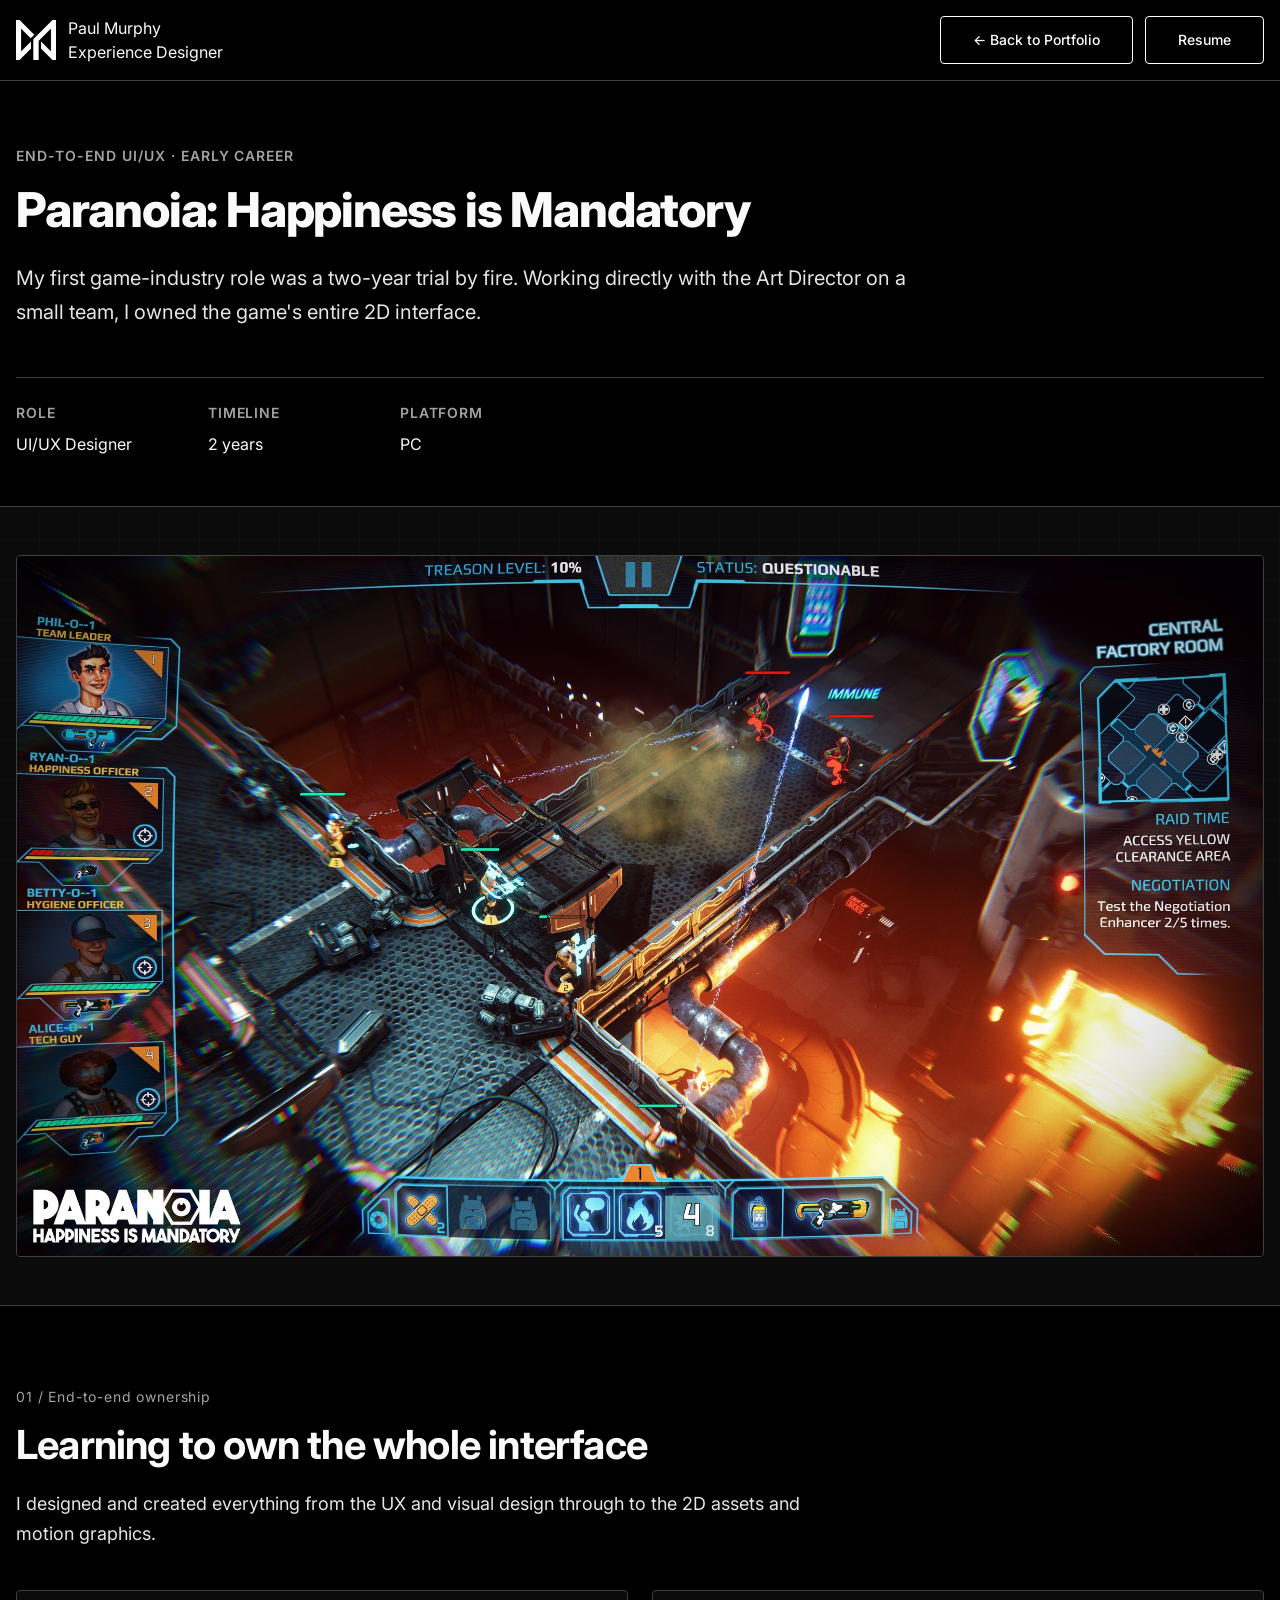
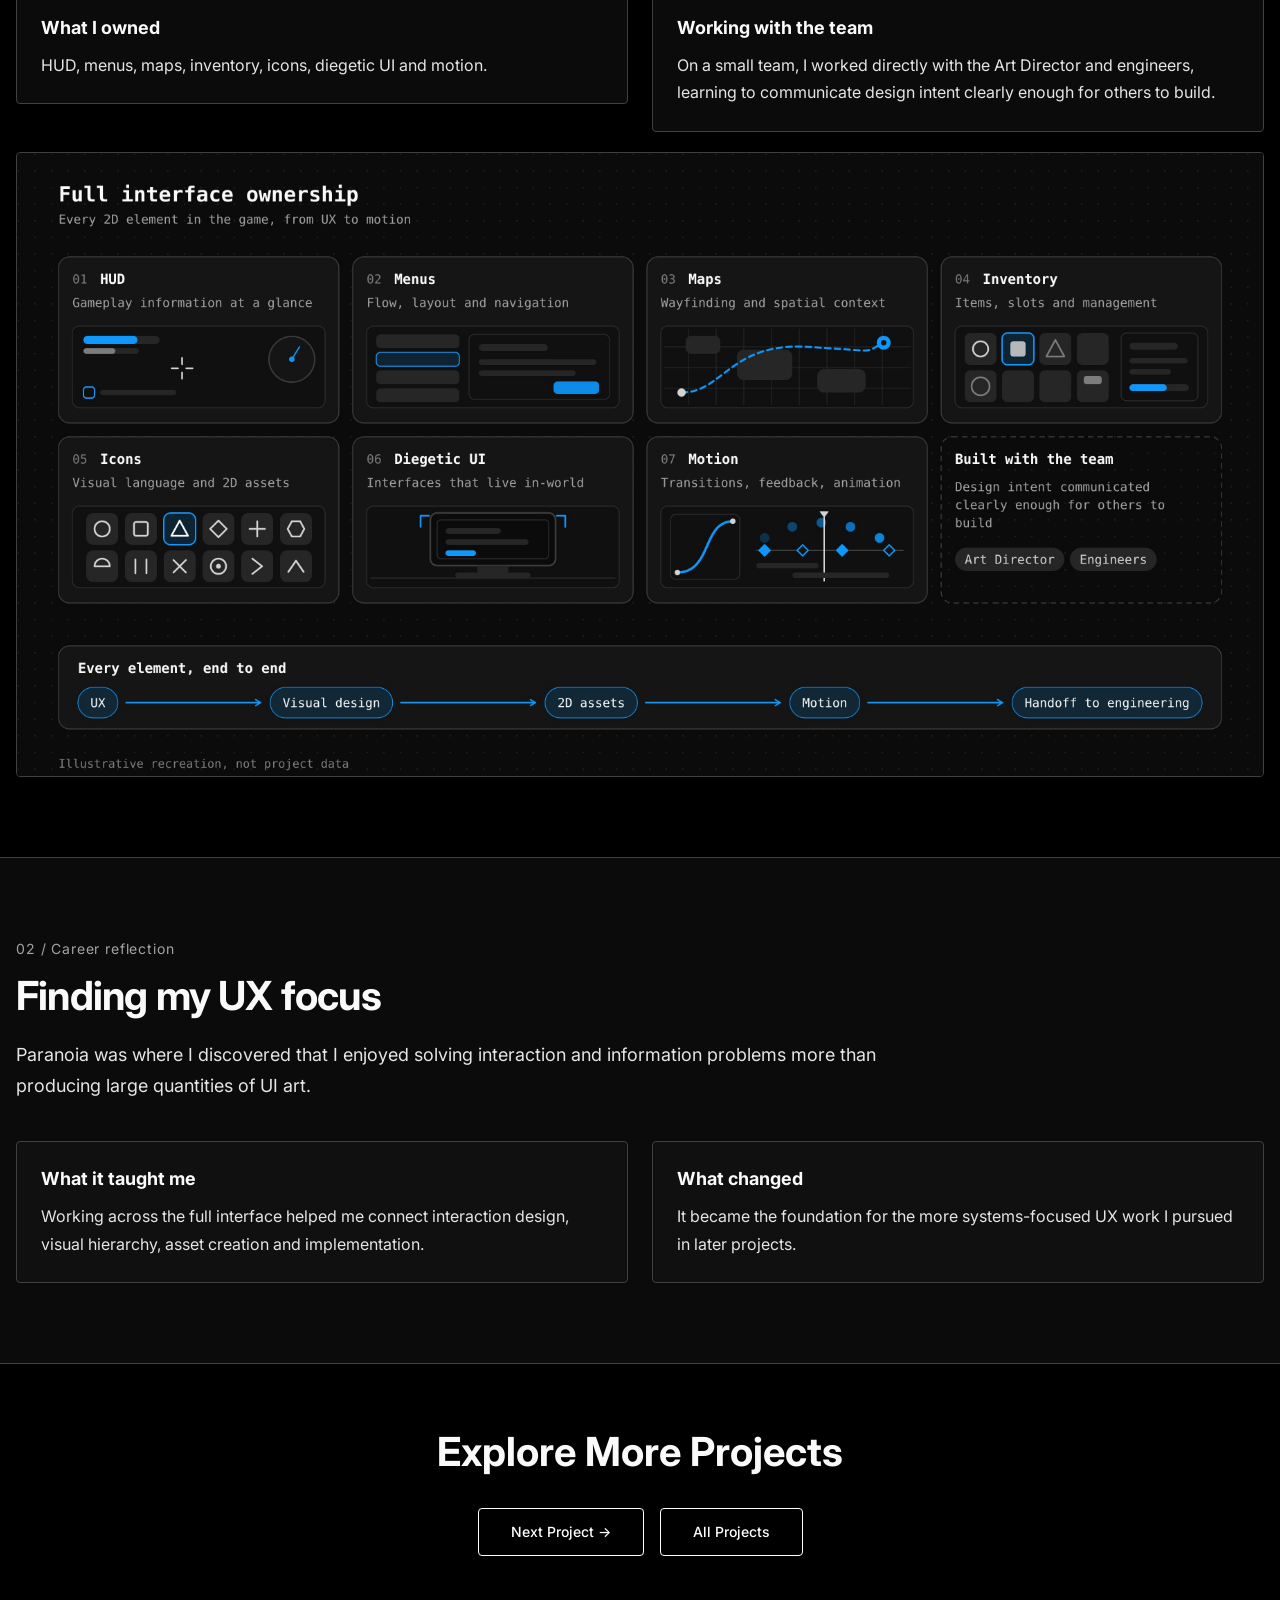
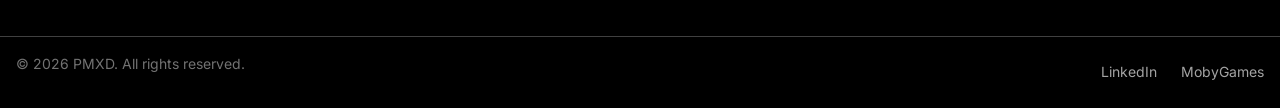
<file: project-3.html>
<!doctype html>
<html lang="en">
<head>
  <meta charset="utf-8">
  <meta name="viewport" content="width=device-width, initial-scale=1">
  <meta name="color-scheme" content="dark">
  <meta name="description" content="My first game-industry role was a two-year trial by fire. Working directly with the Art Director on a small team, I owned the game's entire 2D interface.">
  <meta name="author" content="Paul Murphy">
  <title>Paranoia: Happiness is Mandatory — Paul Murphy</title>
    <link rel="canonical" href="https://paulmxd.com/project-3.html">
  <link rel="preconnect" href="https://fonts.googleapis.com">
  <link rel="preconnect" href="https://fonts.gstatic.com" crossorigin>
  <link href="https://fonts.googleapis.com/css2?family=Inter:wght@400;500;600;700;800&display=swap" rel="stylesheet">
  <link rel="stylesheet" href="styles.css">
  <link rel="icon" type="image/png" href="img/favicon/favicon-96x96.png" sizes="96x96" />
  <link rel="icon" type="image/svg+xml" href="img/favicon/favicon.svg" />
  <link rel="shortcut icon" href="img/favicon/favicon.ico" />
  <link rel="apple-touch-icon" sizes="180x180" href="img/favicon/apple-touch-icon.png" />
  <meta name="apple-mobile-web-app-title" content="PMXD" />
  <link rel="manifest" href="img/favicon/site.webmanifest" />
<style>
/* Project-page presentation aligned with index.html and the original case-study template. */
.case-study { width:100%; }
.logo-text h1 { font-size:1rem; font-weight:400; line-height:normal; margin:0; }
.logo-text h1 a { font-weight:inherit; text-decoration:none; color:inherit; }
header[role="banner"] nav { display:flex; align-items:center; gap:.75rem; flex-wrap:nowrap; justify-content:flex-end; }
.case-wrap { width:100%; max-width:1280px; margin-inline:auto; padding-inline:1rem; }
.case-hero { padding:4rem 0 3rem; background:var(--bg-primary); }
.case-eyebrow { color:var(--text-muted); text-transform:uppercase; letter-spacing:.07em; font-size:.875rem; font-weight:600; margin:0 0 1rem; }
.case-title { font-size:3rem; line-height:1.1; letter-spacing:-.025em; font-weight:800; margin:0 0 1.5rem; max-width:24ch; color:var(--text-primary); }
.case-lede { max-width:56rem; font-size:1.25rem; line-height:1.7; color:var(--text-secondary); margin:0; }
.case-meta { display:flex; flex-wrap:wrap; gap:1.5rem 3rem; margin:3rem 0 0; padding:1.5rem 0 0; border-top:1px solid var(--border-primary); }
.case-meta div { min-width:9rem; }
.case-meta dt { color:var(--text-muted); text-transform:uppercase; letter-spacing:.06em; font-size:.875rem; font-weight:600; margin-bottom:.5rem; }
.case-meta dd { margin:0; color:var(--text-primary); font-size:1rem; }
.case-hero-media { width:100%; max-width:none; margin:0; padding:3rem max(calc((100% - 1280px) / 2 + 1rem), 1rem); background:rgba(23,23,23,.5); border-top:1px solid var(--border-primary); border-bottom:1px solid var(--border-primary); }
.case-hero-art { display:block; width:100%; height:auto; border:1px solid var(--border-primary); border-radius:.25rem; background:var(--bg-secondary); }
.case-section { padding:5rem 0; background:var(--bg-primary); border-top:1px solid var(--border-primary); }
.case-section:first-child { border-top:0; }
.case-section:nth-of-type(odd) { background:var(--bg-primary); }
.case-section:nth-of-type(even) { background:rgba(23,23,23,.5); }
.case-section-head { max-width:56rem; margin-bottom:2.5rem; position:static !important; top:auto !important; inset:auto !important; z-index:auto !important; background:transparent !important; backdrop-filter:none !important; border:0 !important; box-shadow:none !important; }
.case-number { color:var(--text-muted); font-size:.875rem; letter-spacing:.06em; margin:0 0 .75rem; }
.case-heading { color:var(--text-primary); font-size:2rem; line-height:1.2; letter-spacing:-.02em; font-weight:700; margin:0 0 1.25rem; }
.case-intro { color:var(--text-secondary); font-size:1.125rem; line-height:1.7; max-width:56rem; margin:0; }
.case-layout { display:grid; gap:1.5rem; align-items:start; }
.case-layout--text { grid-template-columns:minmax(0,1fr); }
.case-layout--split { grid-template-columns:repeat(2,minmax(0,1fr)); }
.case-layout--gallery { grid-template-columns:repeat(2,minmax(0,1fr)); }
.case-layout--cards { grid-template-columns:repeat(3,minmax(0,1fr)); }
.case-panel { min-width:0; padding:1.5rem; border:1px solid var(--border-primary); border-radius:.25rem; background:rgba(23,23,23,.5); }
.case-panel h3 { font-size:1.125rem; line-height:1.4; margin:0 0 .75rem; color:var(--text-primary); }
.case-panel p { color:var(--text-secondary); font-size:1rem; line-height:1.7; margin:0 0 .9rem; }
.case-panel p:last-child { margin-bottom:0; }
.case-panel ul { margin:.75rem 0 0; padding-left:1.25rem; }
.case-panel li { margin:.5rem 0; color:var(--text-secondary); line-height:1.65; }
.case-media { margin:0; min-width:0; }
.case-media img { display:block; width:100%; height:auto; border-radius:.25rem; border:1px solid var(--border-primary); background:var(--bg-secondary); }
.case-media figcaption { color:var(--text-muted); font-size:.875rem; line-height:1.6; margin-top:.75rem; }
.case-note { margin:2.5rem auto; padding:1.25rem 1.5rem; border-left:2px solid var(--border-accent); color:var(--text-muted); max-width:56rem; }
.case-bottom-section { padding:4rem 0 5rem; background:var(--bg-primary); border-top:1px solid var(--border-primary); }
.case-bottom-section .section-title { text-align:center; margin-bottom:2rem; }
.case-bottom-nav { display:flex; justify-content:center; align-items:center; gap:1rem; flex-wrap:wrap; }
.case-study a:focus-visible { outline:3px solid var(--accent-primary); outline-offset:4px; }
.case-study p { text-wrap:pretty; }
@media (min-width:768px) { .case-heading { font-size:2.25rem; } }
@media (min-width:1280px) { .case-heading { font-size:2.5rem; } }
@media (max-width:767px) {
 .case-wrap { padding-inline:1rem; }
 .case-hero { padding:3rem 0 2.5rem; }
 .case-title { font-size:2.25rem; }
 .case-lede { font-size:1.125rem; }
 .case-meta { gap:1.25rem 1.5rem; margin-top:2rem; }
 .case-hero-media { padding:2rem 1rem; }
 .case-section { padding:3.5rem 0; }
 .case-layout--split,.case-layout--gallery,.case-layout--cards { grid-template-columns:1fr; }
 .case-section-head { margin-bottom:2rem; }
 .case-heading { font-size:1.75rem; }
 .case-study > header .header-container { gap:1rem; }
 .case-study > header nav { display:flex; align-items:center; gap:.75rem; flex-wrap:wrap; justify-content:flex-end; }
}
@media (prefers-reduced-motion:reduce) { html { scroll-behavior:auto!important; } *,*::before,*::after { animation-duration:.01ms!important; animation-iteration-count:1!important; transition-duration:.01ms!important; } }
</style>
</head>
<body>
<a class="skip-link" href="#main-content">Skip to main content</a>
<header role="banner">
  <div class="header-container">
    <div class="logo-container">
      <a href="index.html" aria-label="Paul Murphy — home"><img id="headerLogo" src="img/logo.png" alt="Paul Murphy Logo" class="logo-image" width="40" height="40"></a>
      <div class="logo-text"><span id="headerName"><a href="index.html" style="text-decoration:none;color:inherit">Paul Murphy</a></span><p class="logo-subtitle">Experience Designer</p></div>
    </div>
    <nav role="navigation" aria-label="Main navigation">
      <a href="index.html#projects" class="btn btn-primary btn-small">← Back to Portfolio</a>
      <a href="Paul_Murphy_CV.pdf" class="btn btn-primary" target="_blank" rel="noopener" aria-label="Open resume (PDF, opens in a new tab)">Resume</a>
    </nav>
  </div>
</header>
<main id="main-content" class="case-study">
  <section class="case-hero">
    <div class="case-wrap">
      <p class="case-eyebrow">End-to-end UI/UX · Early career</p>
      <h1 class="case-title">Paranoia: Happiness is Mandatory</h1>
      <p class="case-lede">My first game-industry role was a two-year trial by fire. Working directly with the Art Director on a small team, I owned the game's entire 2D interface.</p>
      <dl class="case-meta">
        <div><dt>Role</dt><dd>UI/UX Designer</dd></div>
        <div><dt>Timeline</dt><dd>2 years</dd></div>
        <div><dt>Platform</dt><dd>PC</dd></div>
      </dl>
    </div>
  </section>
  <div class="case-hero-media">
    <figure class="case-media"><img class="case-hero-art" src="img/P3-img/project-3-hero.jpg" alt="Screenshot of the HUD during combat in game." fetchpriority="high">
  </div>
  <div id="project-sections">
  <section class="case-section" aria-labelledby="section-01">
    <div class="case-wrap">
      <header class="case-section-head">
        <p class="case-number">01 / End-to-end ownership</p>
        <h2 id="section-01" class="case-heading">Learning to own the whole interface</h2>
        <p class="case-intro">I designed and created everything from the UX and visual design through to the 2D assets and motion graphics.</p>
      </header>
      <div class="case-layout case-layout--split">
        <article class="case-panel"><h3>What I owned</h3><p>HUD, menus, maps, inventory, icons, diegetic UI and motion.</p></article>
        <article class="case-panel"><h3>Working with the team</h3><p>On a small team, I worked directly with the Art Director and engineers, learning to communicate design intent clearly enough for others to build.</p></article>
      </div>
      <div class="case-layout case-layout--text" style="margin-top:1.25rem">
        <figure class="case-media"><img src="img/P3-img/project-3-process.jpg" alt="Graphic showing all of the game features I owned; HUD, Menus, Maps, Inventory, Icons, Diegetic UI and Motion." loading="lazy">
      </div>
    </div>
  </section>
  <section class="case-section" aria-labelledby="section-02">
    <div class="case-wrap">
      <header class="case-section-head">
        <p class="case-number">02 / Career reflection</p>
        <h2 id="section-02" class="case-heading">Finding my UX focus</h2>
        <p class="case-intro">Paranoia was where I discovered that I enjoyed solving interaction and information problems more than producing large quantities of UI art.</p>
      </header>
      <div class="case-layout case-layout--split">
        <article class="case-panel"><h3>What it taught me</h3><p>Working across the full interface helped me connect interaction design, visual hierarchy, asset creation and implementation.</p></article>
        <article class="case-panel"><h3>What changed</h3><p>It became the foundation for the more systems-focused UX work I pursued in later projects.</p></article>
      </div>
    </div>
  </section>

  </div>
  
  <section class="case-bottom-section" aria-labelledby="explore-projects-title">
  <div class="case-wrap" style="text-align:center">
    <h2 id="explore-projects-title" class="section-title">Explore More Projects</h2>
    <nav class="case-bottom-nav" aria-label="Project navigation">
      <a class="btn btn-primary" href="project-4.html">Next Project →</a>
      <a class="btn btn-primary" href="index.html#projects">All Projects</a>
    </nav>
  </div>
</section>
</main>
<footer role="contentinfo">
  <div class="footer-container">
    <p class="footer-copyright">© 2026 PMXD. All rights reserved.</p>
    <nav class="footer-links" id="socialLinks" role="navigation" aria-label="Social media links">
      <a href="https://www.linkedin.com/in/paul-murphy90/" class="footer-link" target="_blank" rel="noopener noreferrer">LinkedIn</a>
      <a href="https://www.mobygames.com/person/1052665/paul-murphy/" class="footer-link" target="_blank" rel="noopener noreferrer">MobyGames</a>
    </nav>
  </div>
</footer>
</body>
</html>
</file>
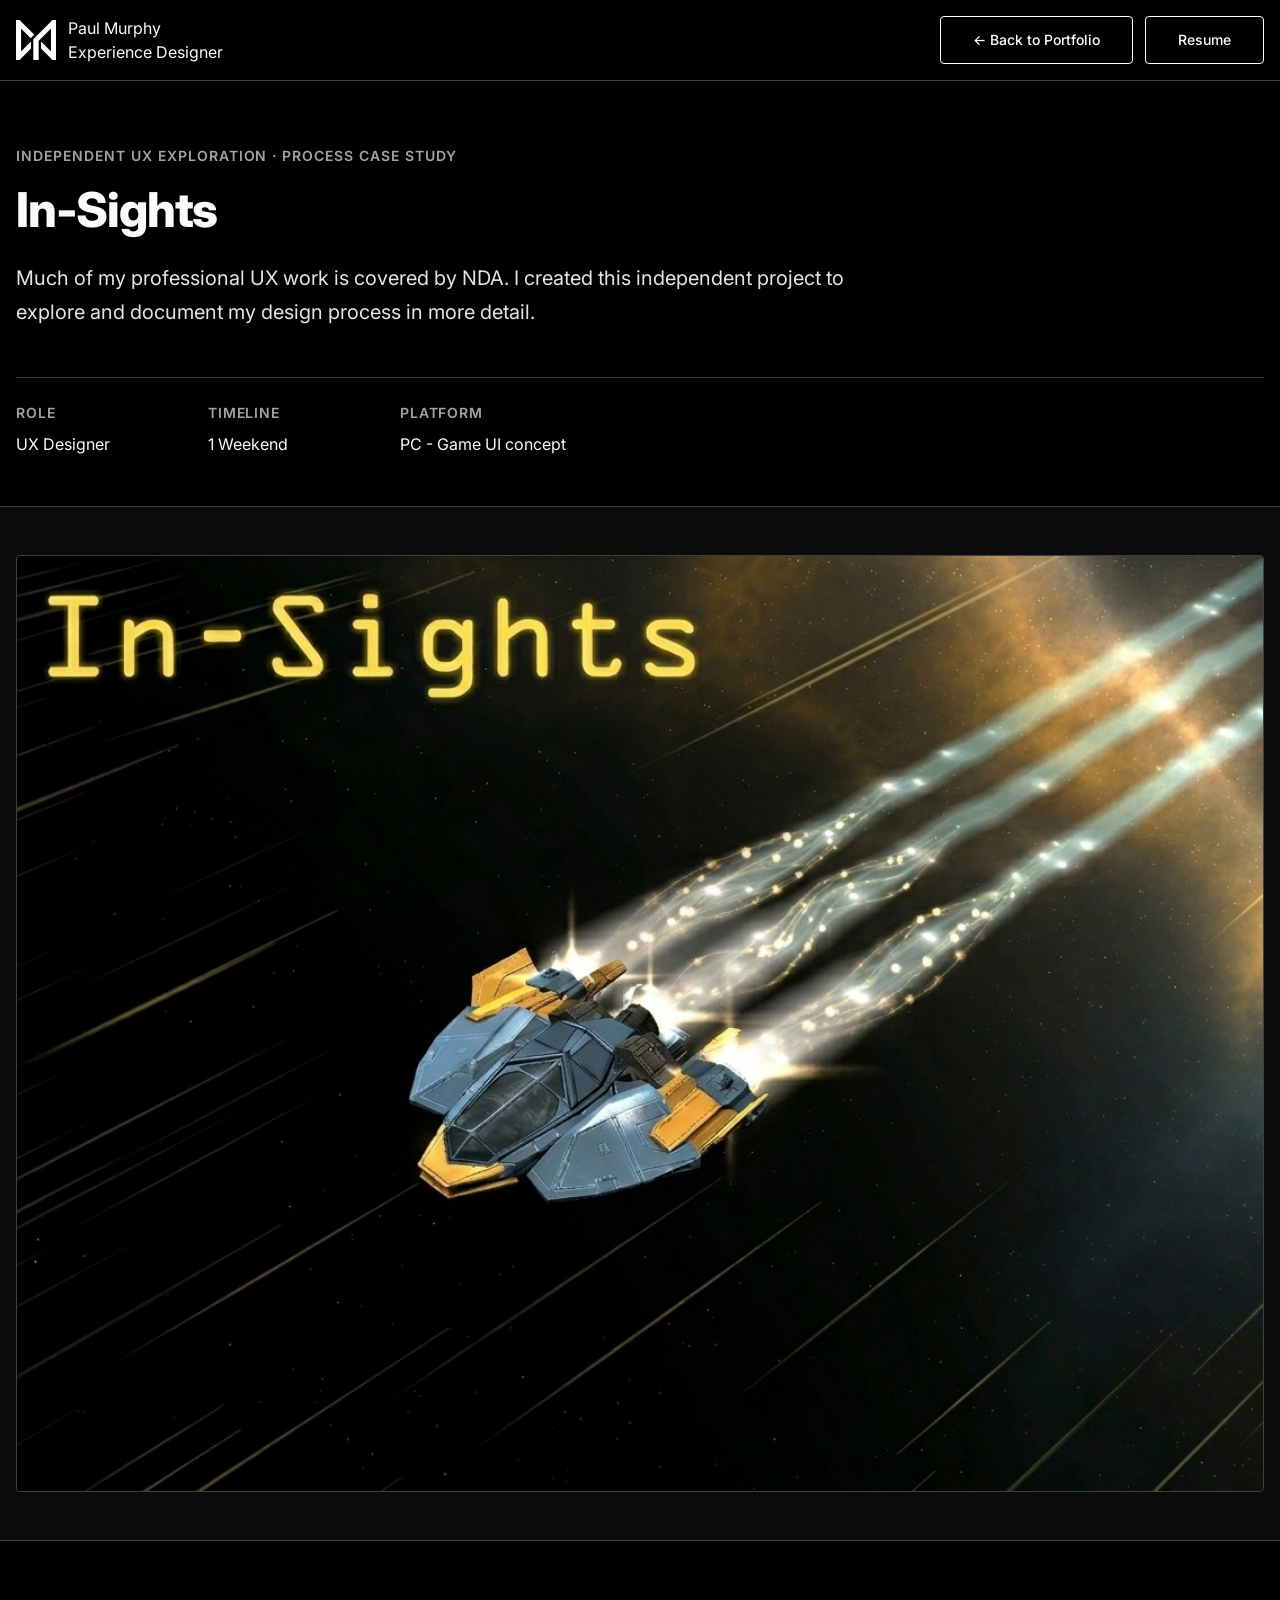
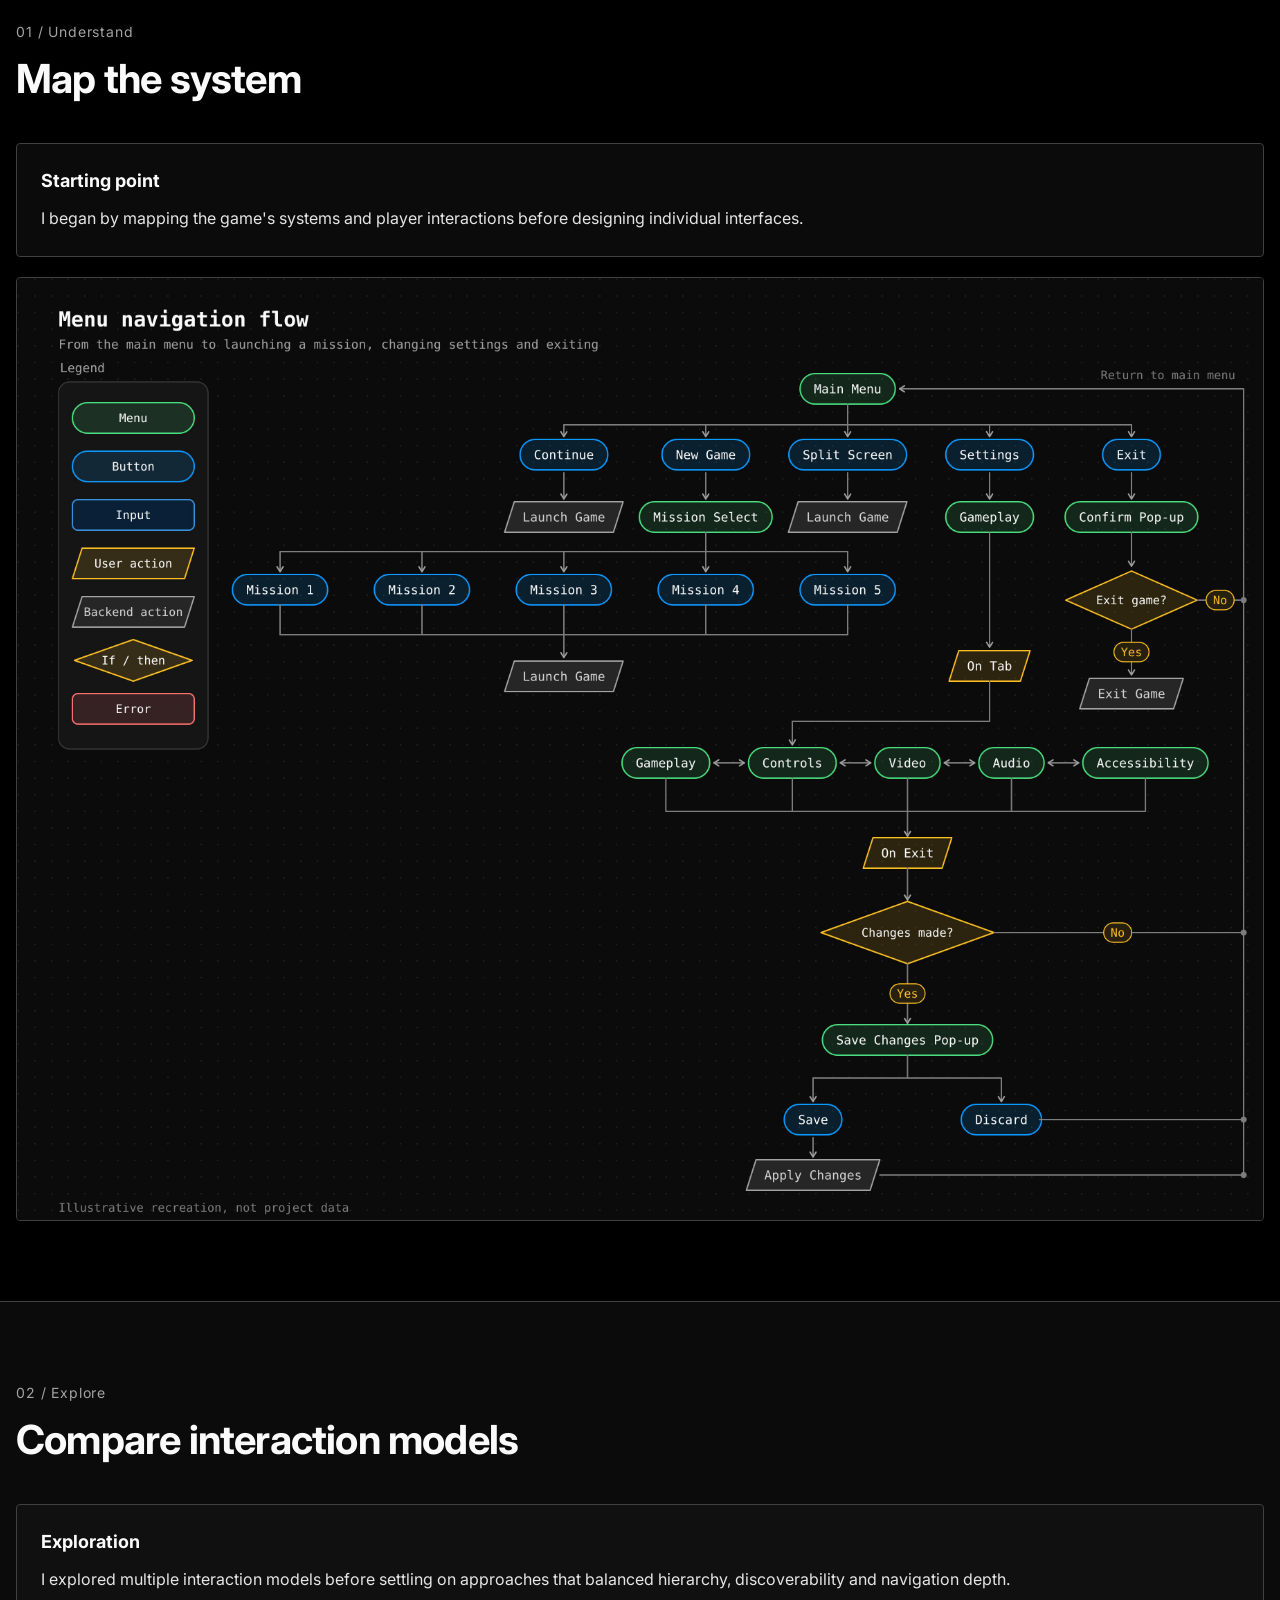
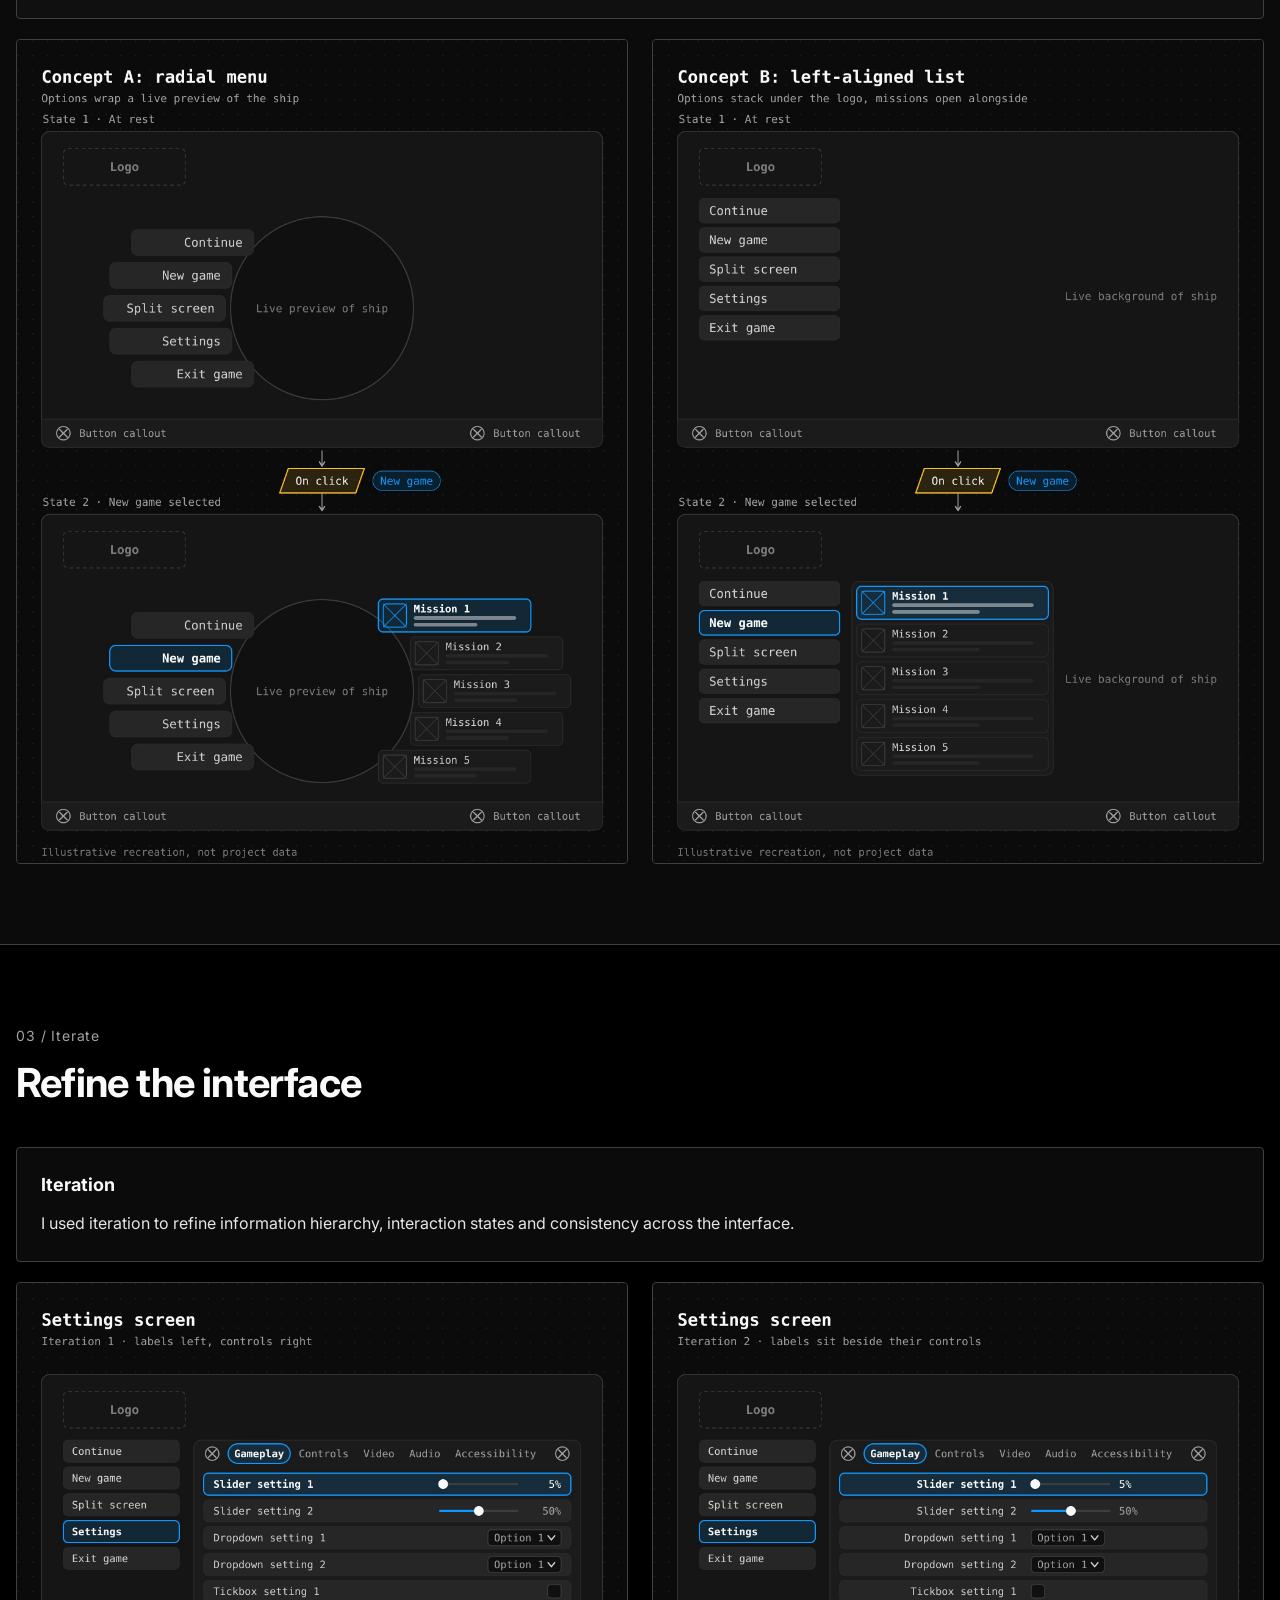
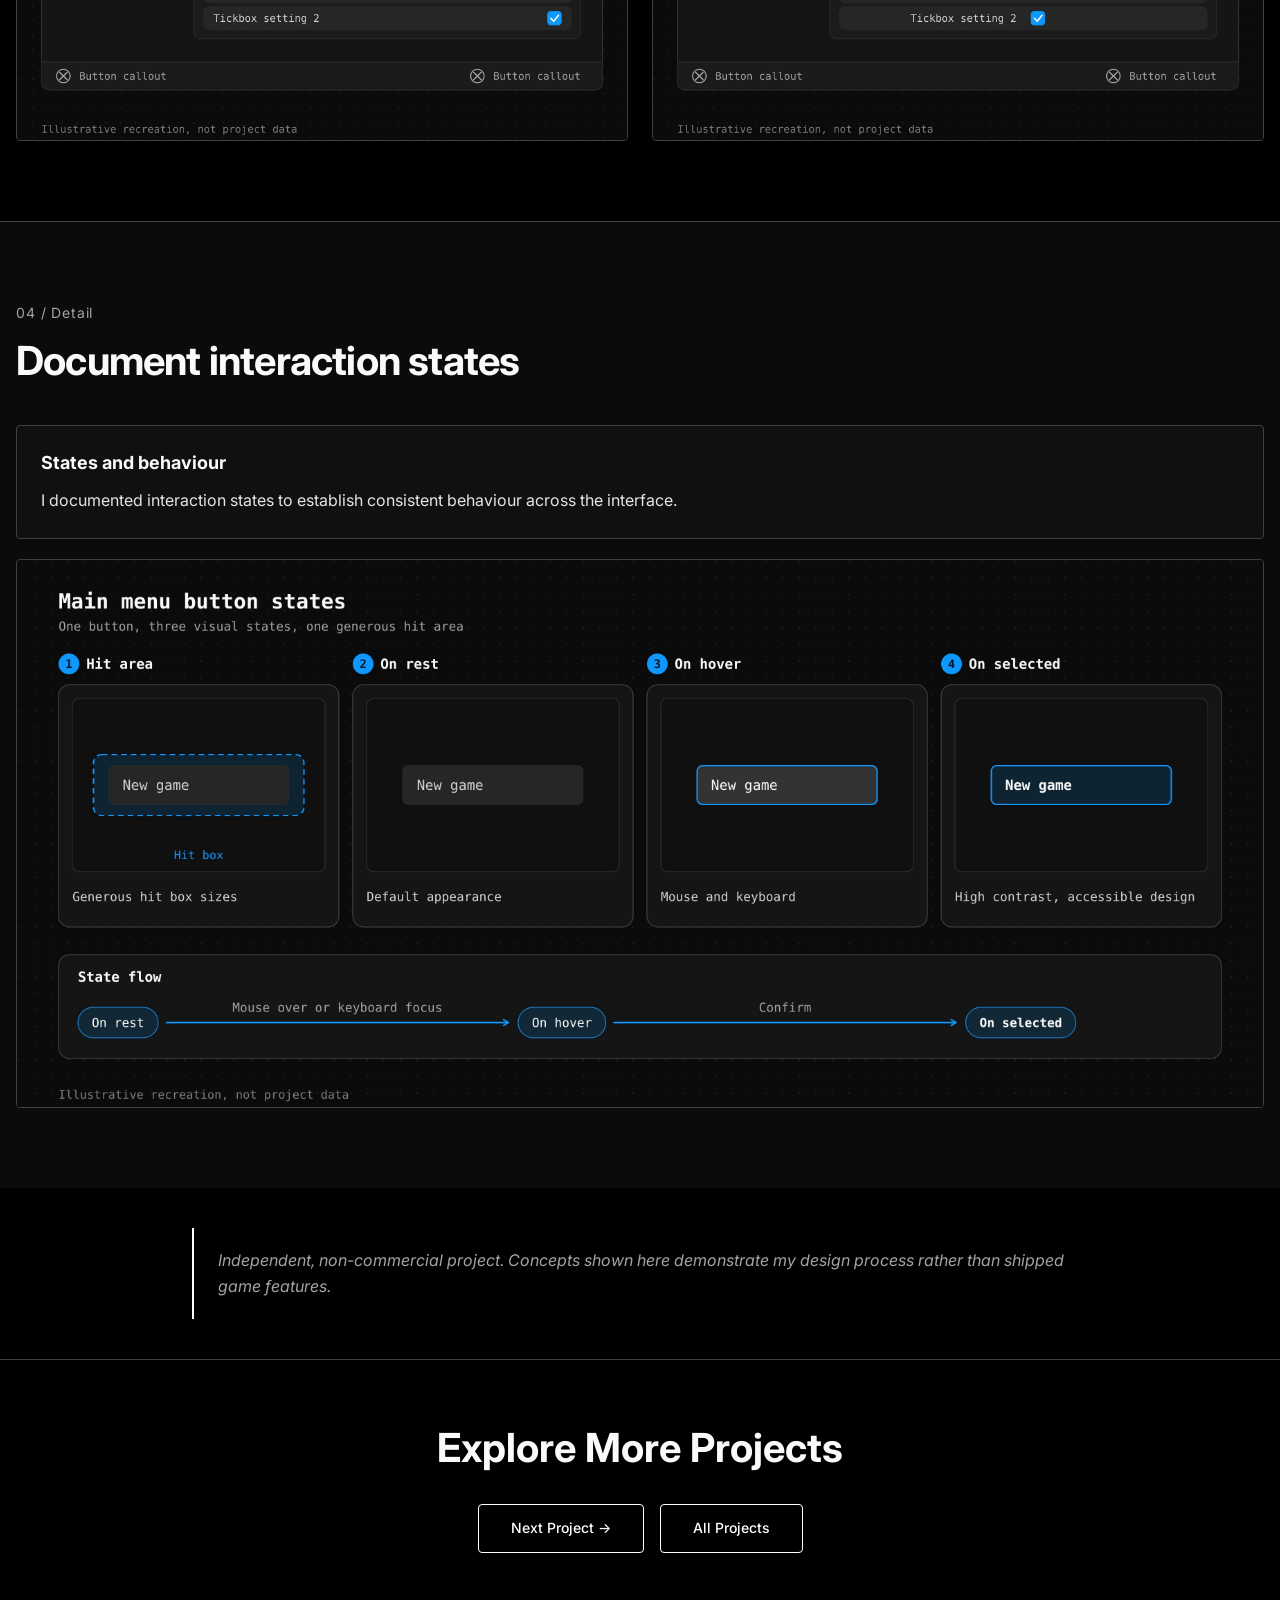
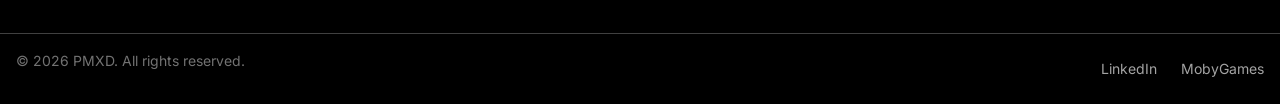
<file: project-4.html>
<!doctype html>
<html lang="en">
<head>
  <meta charset="utf-8">
  <meta name="viewport" content="width=device-width, initial-scale=1">
  <meta name="color-scheme" content="dark">
  <meta name="description" content="Much of my professional UX work is covered by NDA. I created this independent project to explore and document my design process in more detail.">
  <meta name="author" content="Paul Murphy">
  <title>In-Sights — Paul Murphy</title>
    <link rel="canonical" href="https://paulmxd.com/project-4.html">
  <link rel="preconnect" href="https://fonts.googleapis.com">
  <link rel="preconnect" href="https://fonts.gstatic.com" crossorigin>
  <link href="https://fonts.googleapis.com/css2?family=Inter:wght@400;500;600;700;800&display=swap" rel="stylesheet">
  <link rel="stylesheet" href="styles.css">
  <link rel="icon" type="image/png" href="img/favicon/favicon-96x96.png" sizes="96x96" />
  <link rel="icon" type="image/svg+xml" href="img/favicon/favicon.svg" />
  <link rel="shortcut icon" href="img/favicon/favicon.ico" />
  <link rel="apple-touch-icon" sizes="180x180" href="img/favicon/apple-touch-icon.png" />
  <meta name="apple-mobile-web-app-title" content="PMXD" />
  <link rel="manifest" href="img/favicon/site.webmanifest" />
<style>
/* Project-page presentation aligned with index.html and the original case-study template. */
.case-study { width:100%; }
.logo-text h1 { font-size:1rem; font-weight:400; line-height:normal; margin:0; }
.logo-text h1 a { font-weight:inherit; text-decoration:none; color:inherit; }
header[role="banner"] nav { display:flex; align-items:center; gap:.75rem; flex-wrap:nowrap; justify-content:flex-end; }
.case-wrap { width:100%; max-width:1280px; margin-inline:auto; padding-inline:1rem; }
.case-hero { padding:4rem 0 3rem; background:var(--bg-primary); }
.case-eyebrow { color:var(--text-muted); text-transform:uppercase; letter-spacing:.07em; font-size:.875rem; font-weight:600; margin:0 0 1rem; }
.case-title { font-size:3rem; line-height:1.1; letter-spacing:-.025em; font-weight:800; margin:0 0 1.5rem; max-width:24ch; color:var(--text-primary); }
.case-lede { max-width:56rem; font-size:1.25rem; line-height:1.7; color:var(--text-secondary); margin:0; }
.case-meta { display:flex; flex-wrap:wrap; gap:1.5rem 3rem; margin:3rem 0 0; padding:1.5rem 0 0; border-top:1px solid var(--border-primary); }
.case-meta div { min-width:9rem; }
.case-meta dt { color:var(--text-muted); text-transform:uppercase; letter-spacing:.06em; font-size:.875rem; font-weight:600; margin-bottom:.5rem; }
.case-meta dd { margin:0; color:var(--text-primary); font-size:1rem; }
.case-hero-media { width:100%; max-width:none; margin:0; padding:3rem max(calc((100% - 1280px) / 2 + 1rem), 1rem); background:rgba(23,23,23,.5); border-top:1px solid var(--border-primary); border-bottom:1px solid var(--border-primary); }
.case-hero-art { display:block; width:100%; height:auto; border:1px solid var(--border-primary); border-radius:.25rem; background:var(--bg-secondary); }
.case-section { padding:5rem 0; background:var(--bg-primary); border-top:1px solid var(--border-primary); }
.case-section:first-child { border-top:0; }
.case-section:nth-of-type(odd) { background:var(--bg-primary); }
.case-section:nth-of-type(even) { background:rgba(23,23,23,.5); }
.case-section-head { max-width:56rem; margin-bottom:2.5rem; position:static !important; top:auto !important; inset:auto !important; z-index:auto !important; background:transparent !important; backdrop-filter:none !important; border:0 !important; box-shadow:none !important; }
.case-number { color:var(--text-muted); font-size:.875rem; letter-spacing:.06em; margin:0 0 .75rem; }
.case-heading { color:var(--text-primary); font-size:2rem; line-height:1.2; letter-spacing:-.02em; font-weight:700; margin:0 0 1.25rem; }
.case-intro { color:var(--text-secondary); font-size:1.125rem; line-height:1.7; max-width:56rem; margin:0; }
.case-layout { display:grid; gap:1.5rem; align-items:start; }
.case-layout--text { grid-template-columns:minmax(0,1fr); }
.case-layout--split { grid-template-columns:repeat(2,minmax(0,1fr)); }
.case-layout--gallery { grid-template-columns:repeat(2,minmax(0,1fr)); }
.case-layout--cards { grid-template-columns:repeat(3,minmax(0,1fr)); }
.case-panel { min-width:0; padding:1.5rem; border:1px solid var(--border-primary); border-radius:.25rem; background:rgba(23,23,23,.5); }
.case-panel h3 { font-size:1.125rem; line-height:1.4; margin:0 0 .75rem; color:var(--text-primary); }
.case-panel p { color:var(--text-secondary); font-size:1rem; line-height:1.7; margin:0 0 .9rem; }
.case-panel p:last-child { margin-bottom:0; }
.case-panel ul { margin:.75rem 0 0; padding-left:1.25rem; }
.case-panel li { margin:.5rem 0; color:var(--text-secondary); line-height:1.65; }
.case-media { margin:0; min-width:0; }
.case-media img { display:block; width:100%; height:auto; border-radius:.25rem; border:1px solid var(--border-primary); background:var(--bg-secondary); }
.case-media figcaption { color:var(--text-muted); font-size:.875rem; line-height:1.6; margin-top:.75rem; }
.case-note { margin:2.5rem auto; padding:1.25rem 1.5rem; border-left:2px solid var(--border-accent); color:var(--text-muted); max-width:56rem; }
.case-bottom-section { padding:4rem 0 5rem; background:var(--bg-primary); border-top:1px solid var(--border-primary); }
.case-bottom-section .section-title { text-align:center; margin-bottom:2rem; }
.case-bottom-nav { display:flex; justify-content:center; align-items:center; gap:1rem; flex-wrap:wrap; }
.case-study a:focus-visible { outline:3px solid var(--accent-primary); outline-offset:4px; }
.case-study p { text-wrap:pretty; }
@media (min-width:768px) { .case-heading { font-size:2.25rem; } }
@media (min-width:1280px) { .case-heading { font-size:2.5rem; } }
@media (max-width:767px) {
 .case-wrap { padding-inline:1rem; }
 .case-hero { padding:3rem 0 2.5rem; }
 .case-title { font-size:2.25rem; }
 .case-lede { font-size:1.125rem; }
 .case-meta { gap:1.25rem 1.5rem; margin-top:2rem; }
 .case-hero-media { padding:2rem 1rem; }
 .case-section { padding:3.5rem 0; }
 .case-layout--split,.case-layout--gallery,.case-layout--cards { grid-template-columns:1fr; }
 .case-section-head { margin-bottom:2rem; }
 .case-heading { font-size:1.75rem; }
 .case-study > header .header-container { gap:1rem; }
 .case-study > header nav { display:flex; align-items:center; gap:.75rem; flex-wrap:wrap; justify-content:flex-end; }
}
@media (prefers-reduced-motion:reduce) { html { scroll-behavior:auto!important; } *,*::before,*::after { animation-duration:.01ms!important; animation-iteration-count:1!important; transition-duration:.01ms!important; } }
</style>
</head>
<body>
<a class="skip-link" href="#main-content">Skip to main content</a>
<header role="banner">
  <div class="header-container">
    <div class="logo-container">
      <a href="index.html" aria-label="Paul Murphy — home"><img id="headerLogo" src="img/logo.png" alt="Paul Murphy Logo" class="logo-image" width="40" height="40"></a>
      <div class="logo-text"><span id="headerName"><a href="index.html" style="text-decoration:none;color:inherit">Paul Murphy</a></span><p class="logo-subtitle">Experience Designer</p></div>
    </div>
    <nav role="navigation" aria-label="Main navigation">
      <a href="index.html#projects" class="btn btn-primary btn-small">← Back to Portfolio</a>
      <a href="Paul_Murphy_CV.pdf" class="btn btn-primary" target="_blank" rel="noopener" aria-label="Open resume (PDF, opens in a new tab)">Resume</a>
    </nav>
  </div>
</header>
<main id="main-content" class="case-study">
  <section class="case-hero">
    <div class="case-wrap">
      <p class="case-eyebrow">Independent UX exploration · Process case study</p>
      <h1 class="case-title">In-Sights</h1>
      <p class="case-lede">Much of my professional UX work is covered by NDA. I created this independent project to explore and document my design process in more detail.</p>
      <dl class="case-meta">
        <div><dt>Role</dt><dd>UX Designer</dd></div>
        <div><dt>Timeline</dt><dd>1 Weekend</dd></div>
        <div><dt>Platform</dt><dd>PC - Game UI concept</dd></div>
      </dl>
    </div>
  </section>
  <div class="case-hero-media">
    <figure class="case-media"><img class="case-hero-art" src="img/project-4.jpg" alt="Cover image for In-Sights game featuring a spaceship." fetchpriority="high"></figure>
  </div>
  <div id="project-sections">
  <section class="case-section" aria-labelledby="section-01">
    <div class="case-wrap">
      <header class="case-section-head">
        <p class="case-number">01 / Understand</p>
        <h2 id="section-01" class="case-heading">Map the system</h2>
      </header>
      <div class="case-layout case-layout--text">
        <article class="case-panel"><h3>Starting point</h3><p>I began by mapping the game's systems and player interactions before designing individual interfaces.</p></article>
      </div>
      <div class="case-layout case-layout--text" style="margin-top:1.25rem">
        <figure class="case-media"><img src="img/P4-img/project-4-flowchart.jpg" alt="Flowchart of all in menu actions between the main menu and settings menu." loading="lazy"></figure>
      </div>
    </div>
  </section>
  <section class="case-section" aria-labelledby="section-02">
    <div class="case-wrap">
      <header class="case-section-head">
        <p class="case-number">02 / Explore</p>
        <h2 id="section-02" class="case-heading">Compare interaction models</h2>
      </header>
      <div class="case-layout case-layout--text">
        <article class="case-panel"><h3>Exploration</h3><p>I explored multiple interaction models before settling on approaches that balanced hierarchy, discoverability and navigation depth.</p></article>
      </div>
      <div class="case-layout case-layout--gallery" style="margin-top:1.25rem">
        <figure class="case-media"><img src="img/P4-img/project-4-concepts-1.jpg" alt="Version 1 of the main menu layout with radial wrapping around the live preview of the current ship." loading="lazy"></figure>
        <figure class="case-media"><img src="img/P4-img/project-4-concepts-2.jpg" alt="Version 2 uses a more traditional menu layout." loading="lazy"></figure>
      </div>
    </div>
  </section>
  <section class="case-section" aria-labelledby="section-03">
    <div class="case-wrap">
      <header class="case-section-head">
        <p class="case-number">03 / Iterate</p>
        <h2 id="section-03" class="case-heading">Refine the interface</h2>
      </header>
      <div class="case-layout case-layout--text">
        <article class="case-panel"><h3>Iteration</h3><p>I used iteration to refine information hierarchy, interaction states and consistency across the interface.</p></article>
      </div>
      <div class="case-layout case-layout--gallery" style="margin-top:1.25rem">
        <figure class="case-media"><img src="img/P4-img/project-4-settings-1.jpg" alt="Image of settings menu with left and right alignment" loading="lazy"></figure>
        <figure class="case-media"><img src="img/P4-img/project-4-settings-2.jpg" alt="Image of settings with Centre alignment" loading="lazy"></figure>
      </div>
    </div>
  </section>
  <section class="case-section" aria-labelledby="section-04">
    <div class="case-wrap">
      <header class="case-section-head">
        <p class="case-number">04 / Detail</p>
        <h2 id="section-04" class="case-heading">Document interaction states</h2>
      </header>
      <div class="case-layout case-layout--text">
        <article class="case-panel"><h3>States and behaviour</h3><p>I documented interaction states to establish consistent behaviour across the interface.</p></article>
      </div>
      <div class="case-layout case-layout--text" style="margin-top:1.25rem">
        <figure class="case-media"><img src="img/P4-img/project-4-components.jpg" alt="Document showing different button states needed." loading="lazy"></figure>
      </div>
    </div>
  </section>

  </div>
  <p class="case-note"><em>Independent, non-commercial project. Concepts shown here demonstrate my design process rather than shipped game features.</em></p>
  <section class="case-bottom-section" aria-labelledby="explore-projects-title">
  <div class="case-wrap" style="text-align:center">
    <h2 id="explore-projects-title" class="section-title">Explore More Projects</h2>
    <nav class="case-bottom-nav" aria-label="Project navigation">
      <a class="btn btn-primary" href="project-5.html">Next Project →</a>
      <a class="btn btn-primary" href="index.html#projects">All Projects</a>
    </nav>
  </div>
</section>
</main>
<footer role="contentinfo">
  <div class="footer-container">
    <p class="footer-copyright">© 2026 PMXD. All rights reserved.</p>
    <nav class="footer-links" id="socialLinks" role="navigation" aria-label="Social media links">
      <a href="https://www.linkedin.com/in/paul-murphy90/" class="footer-link" target="_blank" rel="noopener noreferrer">LinkedIn</a>
      <a href="https://www.mobygames.com/person/1052665/paul-murphy/" class="footer-link" target="_blank" rel="noopener noreferrer">MobyGames</a>
    </nav>
  </div>
</footer>
</body>
</html>
</file>
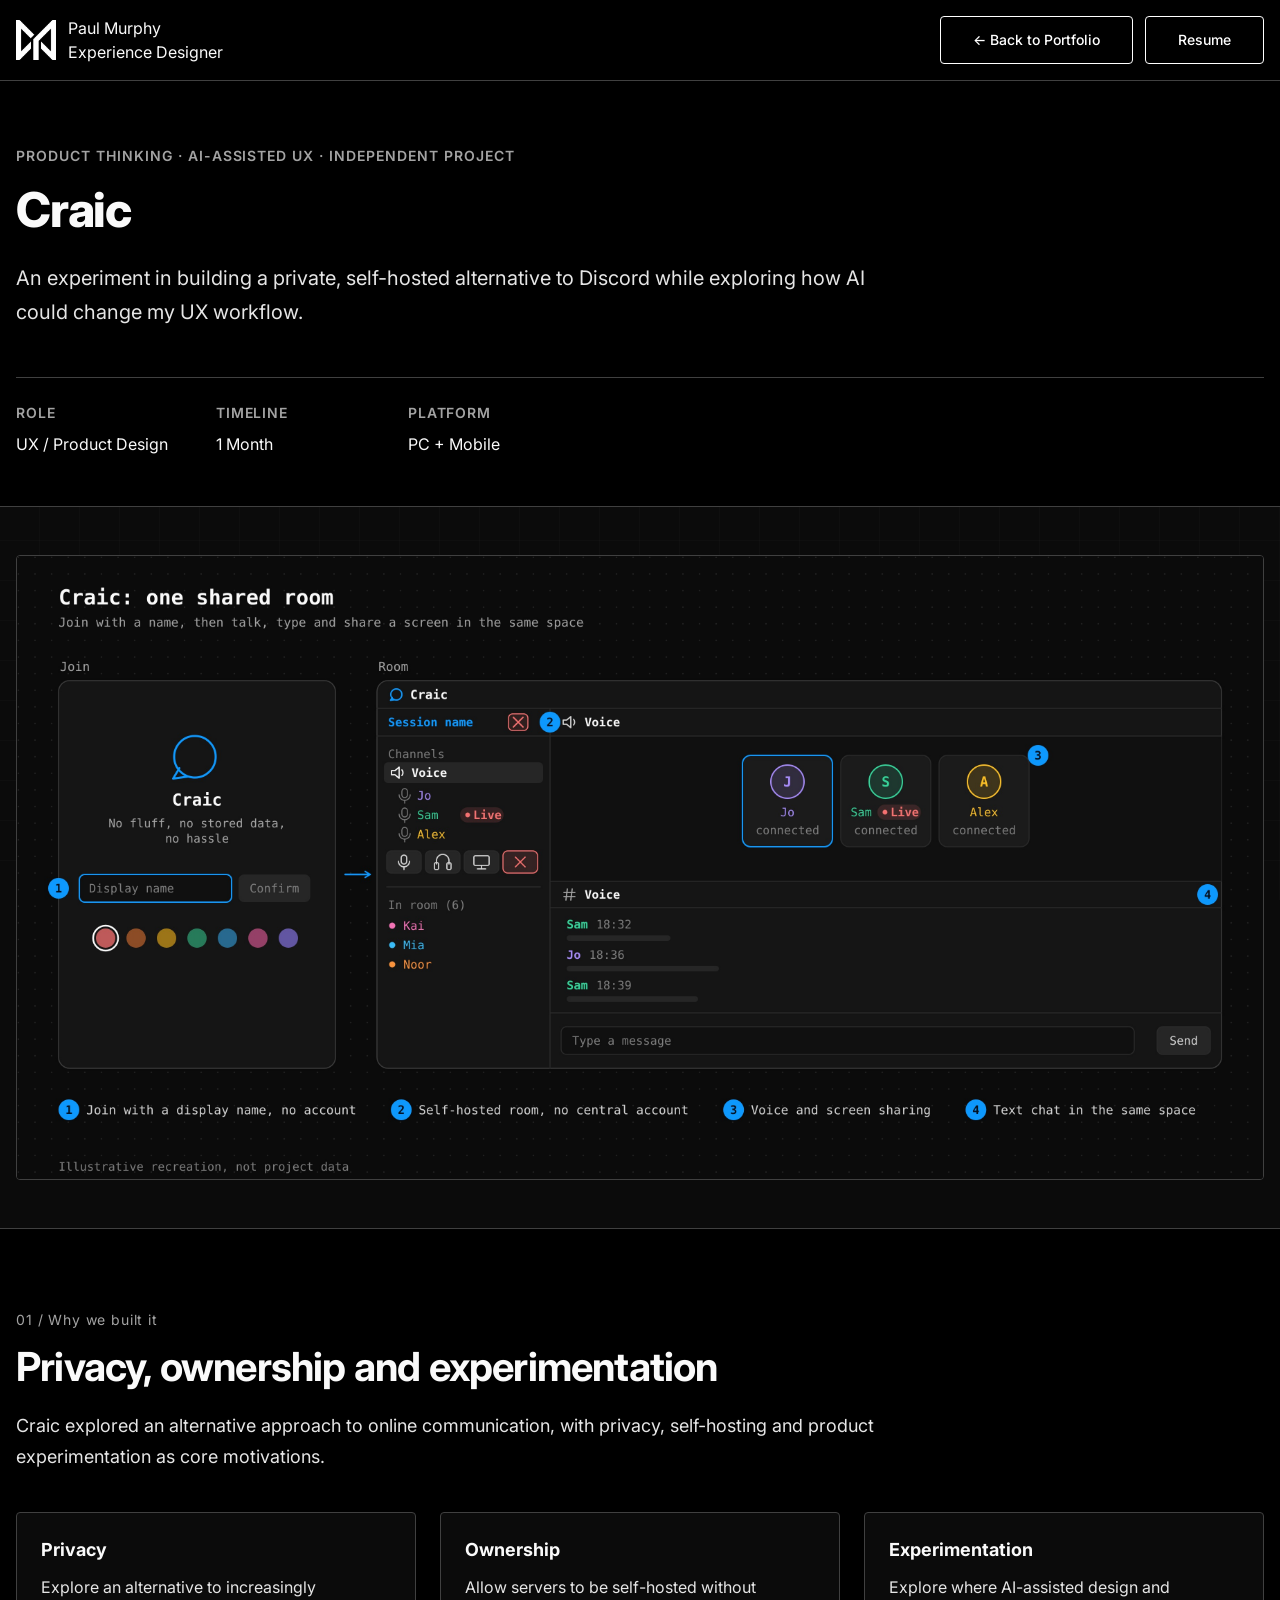
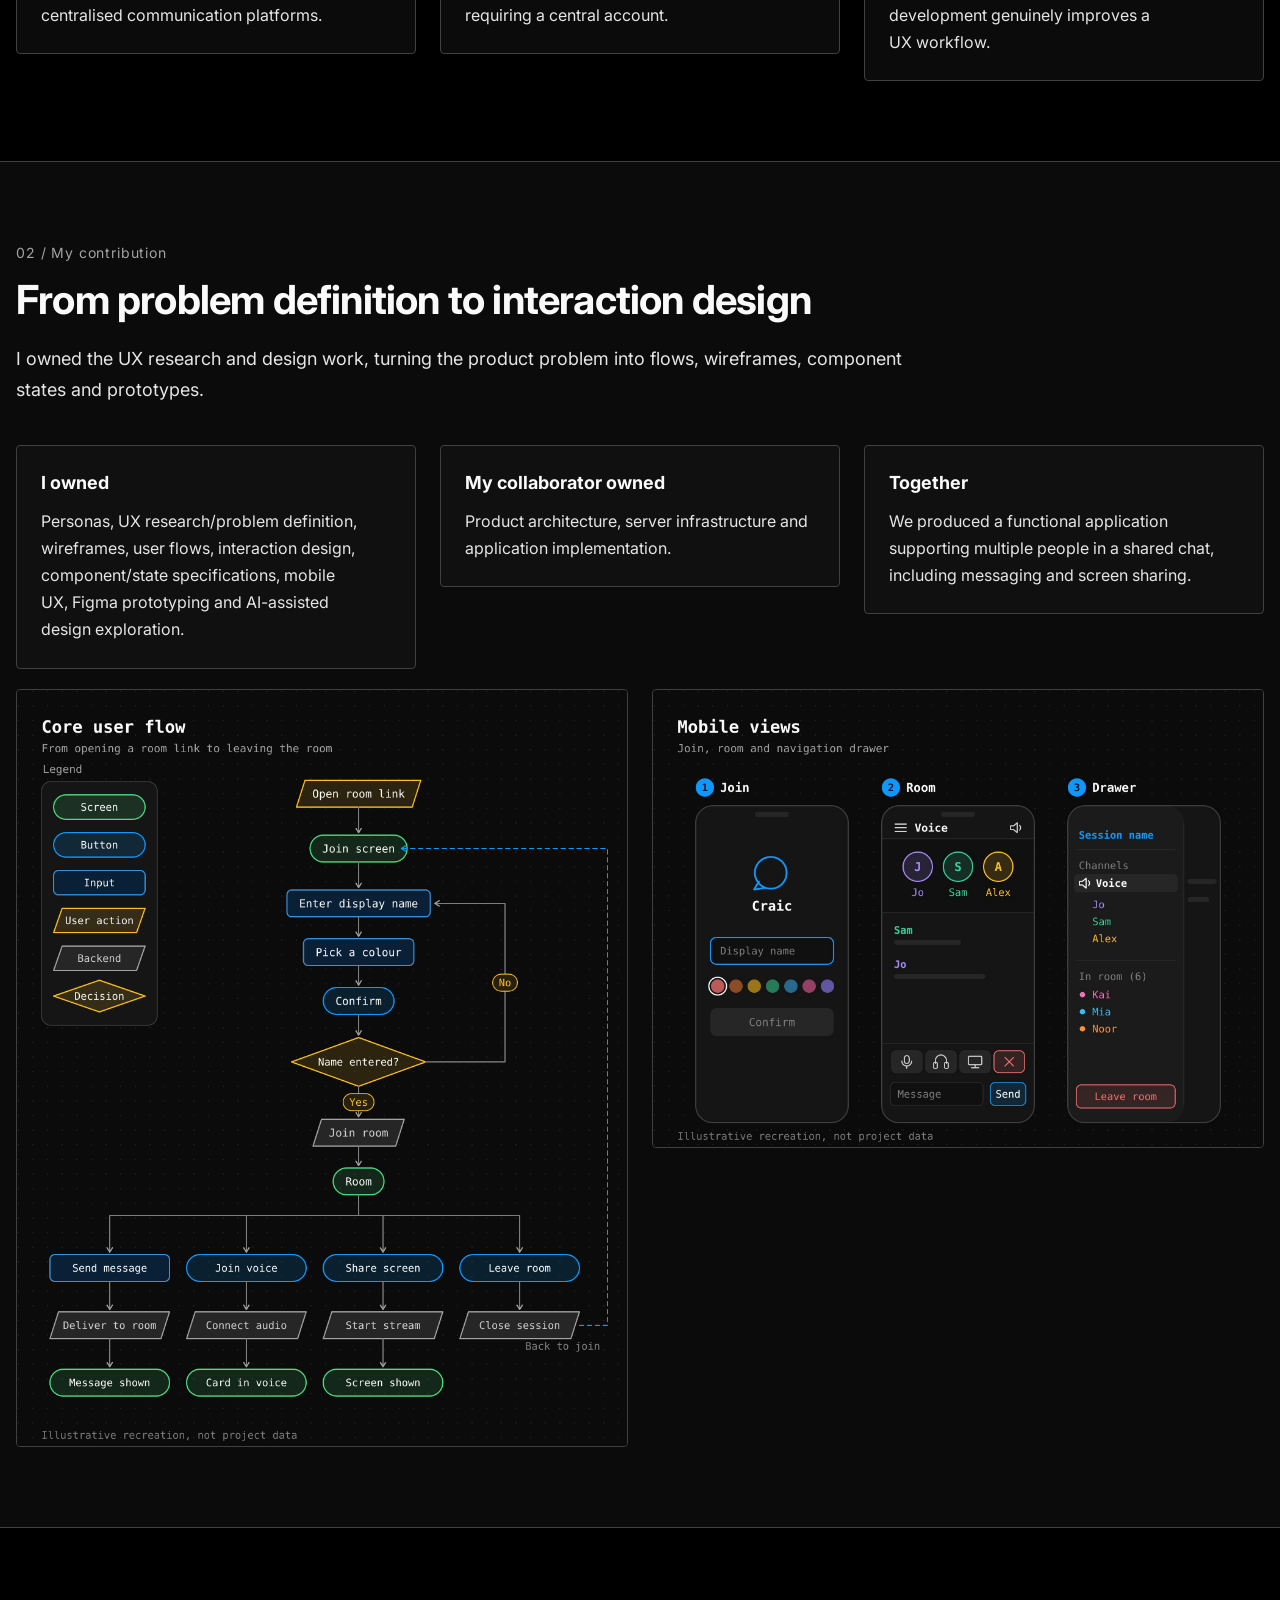
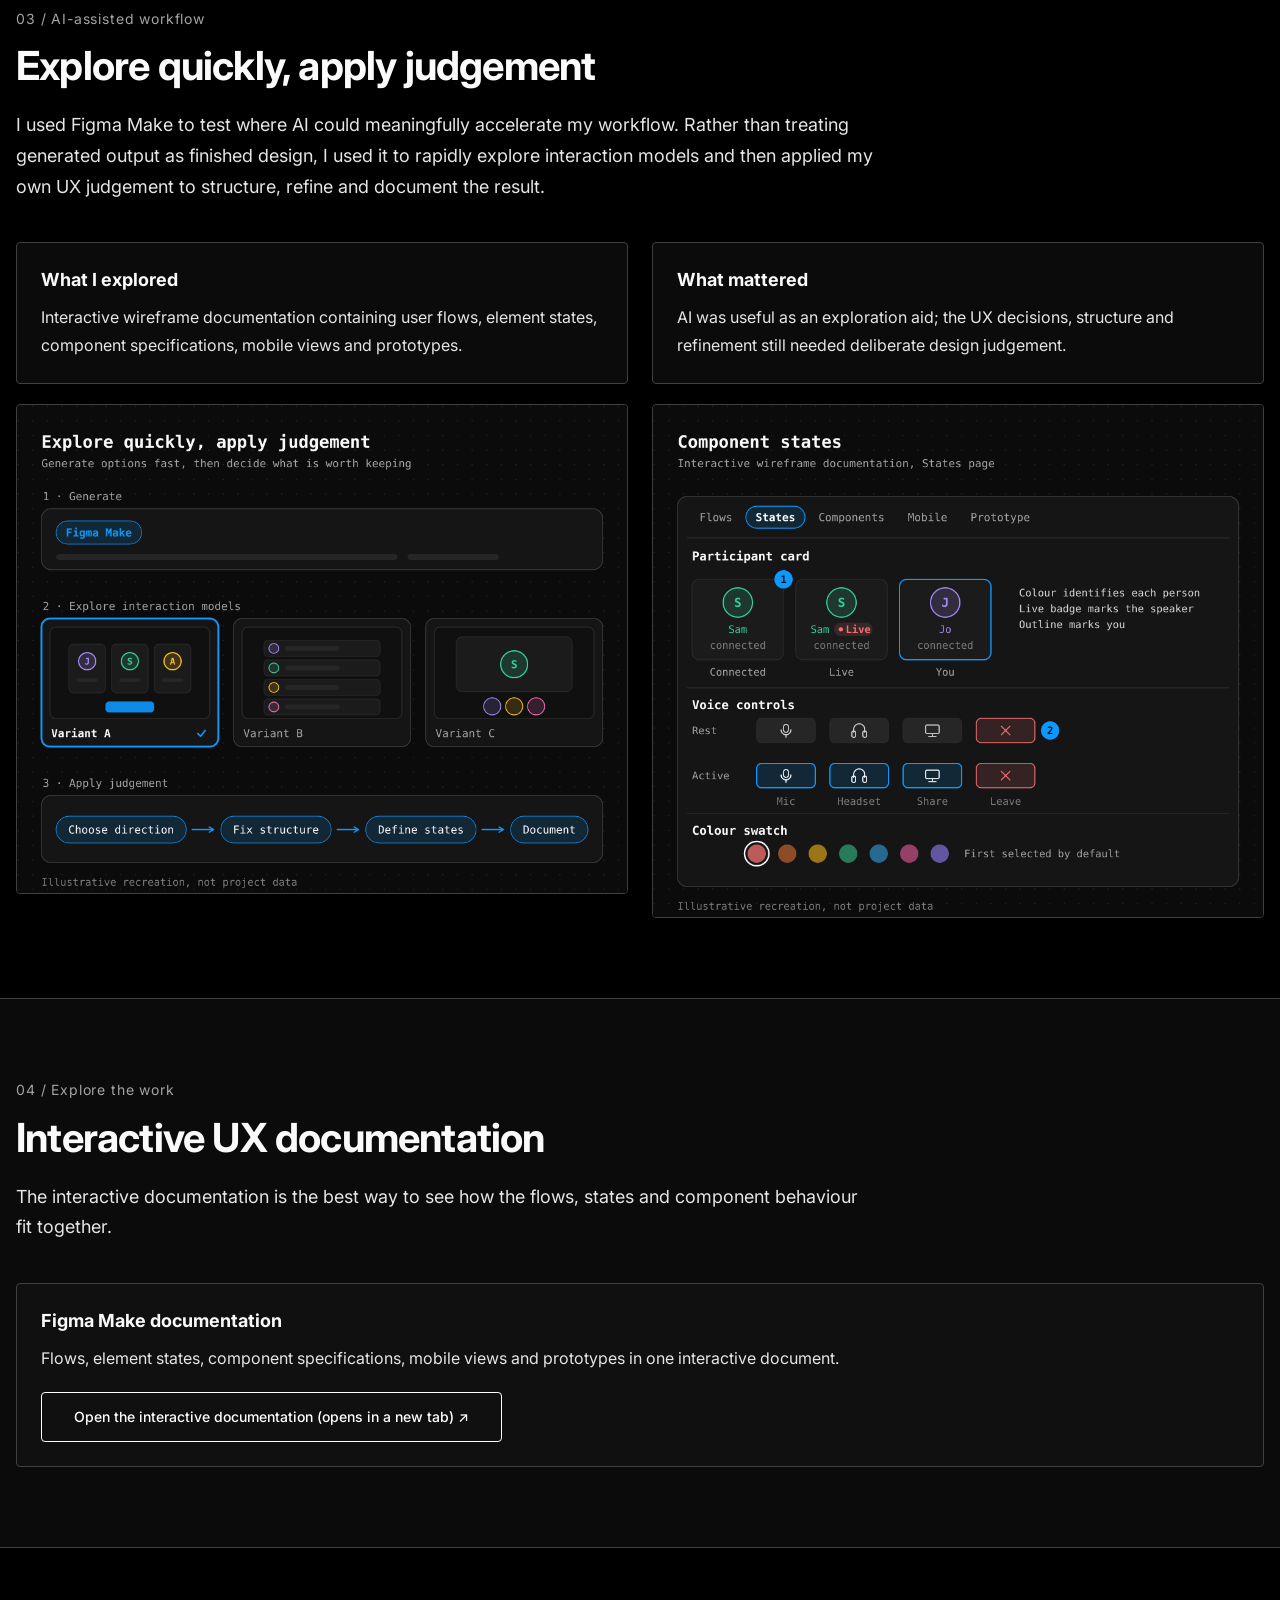
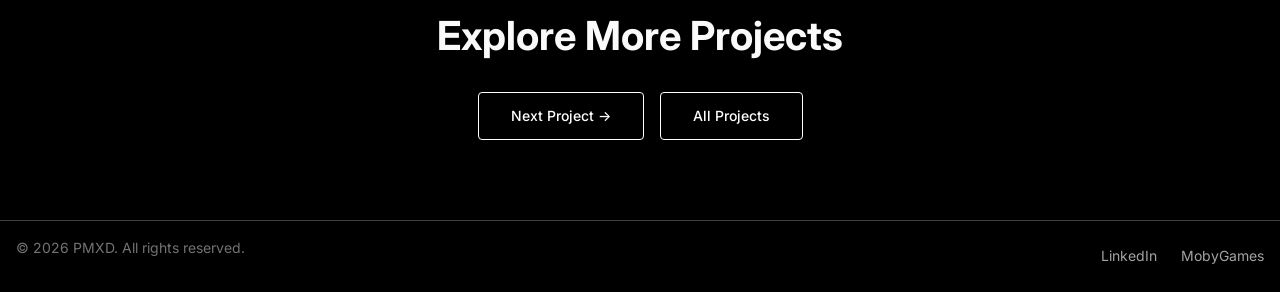
<file: project-5.html>
<!doctype html>
<html lang="en">
<head>
  <meta charset="utf-8">
  <meta name="viewport" content="width=device-width, initial-scale=1">
  <meta name="color-scheme" content="dark">
  <meta name="description" content="An experiment in building a private, self-hosted alternative to Discord while exploring how AI could change my UX workflow.">
  <meta name="author" content="Paul Murphy">
  <title>Craic — Paul Murphy</title>
    <link rel="canonical" href="https://paulmxd.com/project-5.html">
  <link rel="preconnect" href="https://fonts.googleapis.com">
  <link rel="preconnect" href="https://fonts.gstatic.com" crossorigin>
  <link href="https://fonts.googleapis.com/css2?family=Inter:wght@400;500;600;700;800&display=swap" rel="stylesheet">
  <link rel="stylesheet" href="styles.css">
  <link rel="icon" type="image/png" href="img/favicon/favicon-96x96.png" sizes="96x96" />
  <link rel="icon" type="image/svg+xml" href="img/favicon/favicon.svg" />
  <link rel="shortcut icon" href="img/favicon/favicon.ico" />
  <link rel="apple-touch-icon" sizes="180x180" href="img/favicon/apple-touch-icon.png" />
  <meta name="apple-mobile-web-app-title" content="PMXD" />
  <link rel="manifest" href="img/favicon/site.webmanifest" />
<style>
/* Project-page presentation aligned with index.html and the original case-study template. */
.case-study { width:100%; }
.logo-text h1 { font-size:1rem; font-weight:400; line-height:normal; margin:0; }
.logo-text h1 a { font-weight:inherit; text-decoration:none; color:inherit; }
header[role="banner"] nav { display:flex; align-items:center; gap:.75rem; flex-wrap:nowrap; justify-content:flex-end; }
.case-wrap { width:100%; max-width:1280px; margin-inline:auto; padding-inline:1rem; }
.case-hero { padding:4rem 0 3rem; background:var(--bg-primary); }
.case-eyebrow { color:var(--text-muted); text-transform:uppercase; letter-spacing:.07em; font-size:.875rem; font-weight:600; margin:0 0 1rem; }
.case-title { font-size:3rem; line-height:1.1; letter-spacing:-.025em; font-weight:800; margin:0 0 1.5rem; max-width:24ch; color:var(--text-primary); }
.case-lede { max-width:56rem; font-size:1.25rem; line-height:1.7; color:var(--text-secondary); margin:0; }
.case-meta { display:flex; flex-wrap:wrap; gap:1.5rem 3rem; margin:3rem 0 0; padding:1.5rem 0 0; border-top:1px solid var(--border-primary); }
.case-meta div { min-width:9rem; }
.case-meta dt { color:var(--text-muted); text-transform:uppercase; letter-spacing:.06em; font-size:.875rem; font-weight:600; margin-bottom:.5rem; }
.case-meta dd { margin:0; color:var(--text-primary); font-size:1rem; }
.case-hero-media { width:100%; max-width:none; margin:0; padding:3rem max(calc((100% - 1280px) / 2 + 1rem), 1rem); background:rgba(23,23,23,.5); border-top:1px solid var(--border-primary); border-bottom:1px solid var(--border-primary); }
.case-hero-art { display:block; width:100%; height:auto; border:1px solid var(--border-primary); border-radius:.25rem; background:var(--bg-secondary); }
.case-section { padding:5rem 0; background:var(--bg-primary); border-top:1px solid var(--border-primary); }
.case-section:first-child { border-top:0; }
.case-section:nth-of-type(odd) { background:var(--bg-primary); }
.case-section:nth-of-type(even) { background:rgba(23,23,23,.5); }
.case-section-head { max-width:56rem; margin-bottom:2.5rem; position:static !important; top:auto !important; inset:auto !important; z-index:auto !important; background:transparent !important; backdrop-filter:none !important; border:0 !important; box-shadow:none !important; }
.case-number { color:var(--text-muted); font-size:.875rem; letter-spacing:.06em; margin:0 0 .75rem; }
.case-heading { color:var(--text-primary); font-size:2rem; line-height:1.2; letter-spacing:-.02em; font-weight:700; margin:0 0 1.25rem; }
.case-intro { color:var(--text-secondary); font-size:1.125rem; line-height:1.7; max-width:56rem; margin:0; }
.case-layout { display:grid; gap:1.5rem; align-items:start; }
.case-layout--text { grid-template-columns:minmax(0,1fr); }
.case-layout--split { grid-template-columns:repeat(2,minmax(0,1fr)); }
.case-layout--gallery { grid-template-columns:repeat(2,minmax(0,1fr)); }
.case-layout--cards { grid-template-columns:repeat(3,minmax(0,1fr)); }
.case-panel { min-width:0; padding:1.5rem; border:1px solid var(--border-primary); border-radius:.25rem; background:rgba(23,23,23,.5); }
.case-panel h3 { font-size:1.125rem; line-height:1.4; margin:0 0 .75rem; color:var(--text-primary); }
.case-panel p { color:var(--text-secondary); font-size:1rem; line-height:1.7; margin:0 0 .9rem; }
.case-panel p:last-child { margin-bottom:0; }
.case-panel ul { margin:.75rem 0 0; padding-left:1.25rem; }
.case-panel li { margin:.5rem 0; color:var(--text-secondary); line-height:1.65; }
.case-media { margin:0; min-width:0; }
.case-media img { display:block; width:100%; height:auto; border-radius:.25rem; border:1px solid var(--border-primary); background:var(--bg-secondary); }
.case-media figcaption { color:var(--text-muted); font-size:.875rem; line-height:1.6; margin-top:.75rem; }
.case-note { margin:2.5rem auto; padding:1.25rem 1.5rem; border-left:2px solid var(--border-accent); color:var(--text-muted); max-width:56rem; }
.case-bottom-section { padding:4rem 0 5rem; background:var(--bg-primary); border-top:1px solid var(--border-primary); }
.case-bottom-section .section-title { text-align:center; margin-bottom:2rem; }
.case-bottom-nav { display:flex; justify-content:center; align-items:center; gap:1rem; flex-wrap:wrap; }
.case-study a:focus-visible { outline:3px solid var(--accent-primary); outline-offset:4px; }
.case-study p { text-wrap:pretty; }
@media (min-width:768px) { .case-heading { font-size:2.25rem; } }
@media (min-width:1280px) { .case-heading { font-size:2.5rem; } }
@media (max-width:767px) {
 .case-wrap { padding-inline:1rem; }
 .case-hero { padding:3rem 0 2.5rem; }
 .case-title { font-size:2.25rem; }
 .case-lede { font-size:1.125rem; }
 .case-meta { gap:1.25rem 1.5rem; margin-top:2rem; }
 .case-hero-media { padding:2rem 1rem; }
 .case-section { padding:3.5rem 0; }
 .case-layout--split,.case-layout--gallery,.case-layout--cards { grid-template-columns:1fr; }
 .case-section-head { margin-bottom:2rem; }
 .case-heading { font-size:1.75rem; }
 .case-study > header .header-container { gap:1rem; }
 .case-study > header nav { display:flex; align-items:center; gap:.75rem; flex-wrap:wrap; justify-content:flex-end; }
}
@media (prefers-reduced-motion:reduce) { html { scroll-behavior:auto!important; } *,*::before,*::after { animation-duration:.01ms!important; animation-iteration-count:1!important; transition-duration:.01ms!important; } }
</style>
</head>
<body>
<a class="skip-link" href="#main-content">Skip to main content</a>
<header role="banner">
  <div class="header-container">
    <div class="logo-container">
      <a href="index.html" aria-label="Paul Murphy — home"><img id="headerLogo" src="img/logo.png" alt="Paul Murphy Logo" class="logo-image" width="40" height="40"></a>
      <div class="logo-text"><span id="headerName"><a href="index.html" style="text-decoration:none;color:inherit">Paul Murphy</a></span><p class="logo-subtitle">Experience Designer</p></div>
    </div>
    <nav role="navigation" aria-label="Main navigation">
      <a href="index.html#projects" class="btn btn-primary btn-small">← Back to Portfolio</a>
      <a href="Paul_Murphy_CV.pdf" class="btn btn-primary" target="_blank" rel="noopener" aria-label="Open resume (PDF, opens in a new tab)">Resume</a>
    </nav>
  </div>
</header>
<main id="main-content" class="case-study">
  <section class="case-hero">
    <div class="case-wrap">
      <p class="case-eyebrow">Product thinking · AI-assisted UX · Independent project</p>
      <h1 class="case-title">Craic</h1>
      <p class="case-lede">An experiment in building a private, self-hosted alternative to Discord while exploring how AI could change my UX workflow.</p>
      <dl class="case-meta">
        <div><dt>Role</dt><dd>UX / Product Design</dd></div>
        <div><dt>Timeline</dt><dd>1 Month</dd></div>
        <div><dt>Platform</dt><dd>PC + Mobile</dd></div>
      </dl>
    </div>
  </section>
  <div class="case-hero-media">
    <figure class="case-media"><img class="case-hero-art" src="img/P5-img/project-5-product.jpg" alt="Overview of the main features of the app." fetchpriority="high"></figure>
  </div>
  <div id="project-sections">
  <section class="case-section" aria-labelledby="section-01">
    <div class="case-wrap">
      <header class="case-section-head">
        <p class="case-number">01 / Why we built it</p>
        <h2 id="section-01" class="case-heading">Privacy, ownership and experimentation</h2>
        <p class="case-intro">Craic explored an alternative approach to online communication, with privacy, self-hosting and product experimentation as core motivations.</p>
      </header>
      <div class="case-layout case-layout--cards">
        <article class="case-panel"><h3>Privacy</h3><p>Explore an alternative to increasingly centralised communication platforms.</p></article>
        <article class="case-panel"><h3>Ownership</h3><p>Allow servers to be self-hosted without requiring a central account.</p></article>
        <article class="case-panel"><h3>Experimentation</h3><p>Explore where AI-assisted design and development genuinely improves a UX workflow.</p></article>
      </div>
    </div>
  </section>
  <section class="case-section" aria-labelledby="section-02">
    <div class="case-wrap">
      <header class="case-section-head">
        <p class="case-number">02 / My contribution</p>
        <h2 id="section-02" class="case-heading">From problem definition to interaction design</h2>
        <p class="case-intro">I owned the UX research and design work, turning the product problem into flows, wireframes, component states and prototypes.</p>
      </header>
      <div class="case-layout case-layout--cards">
        <article class="case-panel"><h3>I owned</h3><p>Personas, UX research/problem definition, wireframes, user flows, interaction design, component/state specifications, mobile UX, Figma prototyping and AI-assisted design exploration.</p></article>
        <article class="case-panel"><h3>My collaborator owned</h3><p>Product architecture, server infrastructure and application implementation.</p></article>
        <article class="case-panel"><h3>Together</h3><p>We produced a functional application supporting multiple people in a shared chat, including messaging and screen sharing.</p></article>
      </div>
      <div class="case-layout case-layout--gallery" style="margin-top:1.25rem">
        <figure class="case-media"><img src="img/P5-img/project-5-flows.jpg" alt="Flowchart of the project layout." loading="lazy"></figure>
        <figure class="case-media"><img src="img/P5-img/project-5-mobile.jpg" alt="Mobile views and how the app responds." loading="lazy"></figure>
      </div>
    </div>
  </section>
  <section class="case-section" aria-labelledby="section-03">
    <div class="case-wrap">
      <header class="case-section-head">
        <p class="case-number">03 / AI-assisted workflow</p>
        <h2 id="section-03" class="case-heading">Explore quickly, apply judgement</h2>
        <p class="case-intro">I used Figma Make to test where AI could meaningfully accelerate my workflow. Rather than treating generated output as finished design, I used it to rapidly explore interaction models and then applied my own UX judgement to structure, refine and document the result.</p>
      </header>
      <div class="case-layout case-layout--split">
        <article class="case-panel"><h3>What I explored</h3><p>Interactive wireframe documentation containing user flows, element states, component specifications, mobile views and prototypes.</p></article>
        <article class="case-panel"><h3>What mattered</h3><p>AI was useful as an exploration aid; the UX decisions, structure and refinement still needed deliberate design judgement.</p></article>
      </div>
      <div class="case-layout case-layout--gallery" style="margin-top:1.25rem">
        <figure class="case-media"><img src="img/P5-img/project-5-ai-exploration.jpg" alt="Workflow diagram of how I work with AI." loading="lazy"></figure>
        <figure class="case-media"><img src="img/P5-img/project-5-wireframes.jpg" alt="Listing various component states." loading="lazy"></figure>
      </div>
    </div>
  </section>
  <section class="case-section" aria-labelledby="section-04">
    <div class="case-wrap">
      <header class="case-section-head">
        <p class="case-number">04 / Explore the work</p>
        <h2 id="section-04" class="case-heading">Interactive UX documentation</h2>
        <p class="case-intro">The interactive documentation is the best way to see how the flows, states and component behaviour fit together.</p>
      </header>
      <div class="case-layout case-layout--text">
        <article class="case-panel">
          <h3>Figma Make documentation</h3>
          <p>Flows, element states, component specifications, mobile views and prototypes in one interactive document.</p>
          <p style="margin-top:1.25rem"><a class="btn btn-primary" href="https://www.figma.com/make/PTgPowDPgTg1X0bK9XYQvm/UX-AI-Design-Process?fullscreen=1&amp;t=uAKzYgpONJXiRbbo-1" target="_blank" rel="noopener noreferrer">Open the interactive documentation (opens in a new tab) ↗</a></p>
        </article>
    </div>
  </section>

  </div>
  
  <section class="case-bottom-section" aria-labelledby="explore-projects-title">
  <div class="case-wrap" style="text-align:center">
    <h2 id="explore-projects-title" class="section-title">Explore More Projects</h2>
    <nav class="case-bottom-nav" aria-label="Project navigation">
      <a class="btn btn-primary" href="project-1.html">Next Project →</a>
      <a class="btn btn-primary" href="index.html#projects">All Projects</a>
    </nav>
  </div>
</section>
</main>
<footer role="contentinfo">
  <div class="footer-container">
    <p class="footer-copyright">© 2026 PMXD. All rights reserved.</p>
    <nav class="footer-links" id="socialLinks" role="navigation" aria-label="Social media links">
      <a href="https://www.linkedin.com/in/paul-murphy90/" class="footer-link" target="_blank" rel="noopener noreferrer">LinkedIn</a>
      <a href="https://www.mobygames.com/person/1052665/paul-murphy/" class="footer-link" target="_blank" rel="noopener noreferrer">MobyGames</a>
    </nav>
  </div>
</footer>
</body>
</html>
</file>
<file: styles.css>
/**
 * ============================================================================
 * PORTFOLIO STYLESHEET - Paul Murphy
 * ============================================================================
 * 
 * This file contains all the visual styling for your portfolio.
 * Everything is organized by section for easy editing.
 * 
 * SECTIONS:
 * 1. Color Themes (Line 20)
 * 2. Base Styles (Line 100)
 * 3. Typography (Line 150)
 * 4. Layout & Spacing (Line 200)
 * 5. Header Styles (Line 250)
 * 6. Hero Section (Line 300)
 * 7. Projects Section (Line 400)
 * 8. About Section (Line 500)
 * 9. Career Timeline (Line 600)
 * 10. Credits Section (Line 700)
 * 11. Testimonials (Line 800)
 * 12. Contact Section (Line 900)
 * 13. Footer (Line 950)
 * 14. Animations (Line 1000)
 * 15. Accessibility (Line 1100)
 * 16. Responsive Design (Line 1200)
 */

/* ============================================================================
   1. COLOR THEMES
   ============================================================================
   📝 EDIT COLORS HERE - Choose one theme or create your own!
   To switch themes, comment out the current theme and uncomment another.
   ============================================================================ */

/* 🎨 MINIMALIST MONOCHROME THEME (Default - Active) */
:root {
    /* Background Colors */
    --bg-primary: #000000;           /* 📝 Main background - pure black */
    --bg-secondary: #171717;         /* 📝 Card backgrounds - dark gray */
    --bg-tertiary: #262626;          /* 📝 Hover states - medium gray */
    
    /* Text Colors */
    --text-primary: #fafafa;         /* 📝 Main text - almost white */
    --text-secondary: #e5e5e5;       /* 📝 Secondary text - light gray */
    --text-muted: #a3a3a3;           /* 📝 Muted text - medium gray */
    
    /* Accent Colors */
    --accent-primary: #ffffff;       /* 📝 Main accent - pure white */
    --accent-secondary: #d4d4d4;     /* 📝 Secondary accent - light gray */
    
    /* Border Colors */
    --border-primary: #404040;       /* 📝 Main borders - dark gray */
    --border-accent: #ffffff;        /* 📝 Accent borders - white */
    
    /* Overlay Colors */
    --overlay-bg: #000000;           /* 📝 Image overlay - black */
    --overlay-opacity: 0.4;          /* 📝 Overlay transparency (0-1) */
    
    /* Grid Pattern */
    --grid-opacity: 0.03;            /* 📝 Background grid visibility (0-1) */
}

/* 🎨 DARK BLUE THEME (Professional)
   To use: Remove the comment marks below and comment out the theme above */
/*
:root {
    --bg-primary: #020617;
    --bg-secondary: #0f172a;
    --bg-tertiary: #1e293b;
    --text-primary: #e2e8f0;
    --text-secondary: #cbd5e1;
    --text-muted: #94a3b8;
    --accent-primary: #60a5fa;
    --accent-secondary: #3b82f6;
    --border-primary: #1e293b;
    --border-accent: #60a5fa;
    --overlay-bg: #020617;
    --overlay-opacity: 0.4;
    --grid-opacity: 0.03;
}
*/

/* 🎨 WARM SUNSET THEME (Inviting)
   To use: Remove the comment marks below and comment out the active theme */
/*
:root {
    --bg-primary: #1c0f0a;
    --bg-secondary: #2d1810;
    --bg-tertiary: #4a2818;
    --text-primary: #fef3e2;
    --text-secondary: #f5dbb8;
    --text-muted: #d4a574;
    --accent-primary: #fb923c;
    --accent-secondary: #f97316;
    --border-primary: #4a2818;
    --border-accent: #fb923c;
    --overlay-bg: #1c0f0a;
    --overlay-opacity: 0.4;
    --grid-opacity: 0.03;
}
*/

/* ============================================================================
   2. BASE STYLES
   ============================================================================
   Core styles that apply to the entire page
   ⚠️ Be careful editing this section
   ============================================================================ */

* {
    margin: 0;
    padding: 0;
    box-sizing: border-box;
}

html {
    scroll-behavior: smooth;         /* 📝 Smooth scrolling for anchor links */
}

body {
    font-family: 'Inter', -apple-system, BlinkMacSystemFont, 'Segoe UI', sans-serif;
    background-color: var(--bg-primary);
    color: var(--text-primary);
    line-height: 1.6;                /* 📝 Line spacing for readability */
    overflow-x: hidden;              /* Prevent horizontal scrolling */
    -webkit-font-smoothing: antialiased;
    -moz-osx-font-smoothing: grayscale;
}

/* Background grid pattern - gives sketchbook feel */
body::before {
    content: '';
    position: fixed;
    top: 0;
    left: 0;
    right: 0;
    bottom: 0;
    background-image: 
        repeating-linear-gradient(
            0deg, 
            transparent, 
            transparent 39px, 
            rgba(255,255,255, var(--grid-opacity)) 39px, 
            rgba(255,255,255, var(--grid-opacity)) 40px
        ),
        repeating-linear-gradient(
            90deg, 
            transparent, 
            transparent 39px, 
            rgba(255,255,255, var(--grid-opacity)) 39px, 
            rgba(255,255,255, var(--grid-opacity)) 40px
        );
    pointer-events: none;
    z-index: 0;
}

main {
    position: relative;
    z-index: 1;
}

/* ============================================================================
   3. TYPOGRAPHY
   ============================================================================
   📝 Font sizes, weights, and text styles
   Adjust these to change the overall text appearance
   
   📝 TO CHANGE THE FONT:
   1. Choose a font from Google Fonts (fonts.google.com)
   2. Add the font link to index.html <head> section
   3. Update the font-family below
   
   Example fonts to try:
   - font-family: 'Roboto', sans-serif;
   - font-family: 'Open Sans', sans-serif;
   - font-family: 'Montserrat', sans-serif;
   - font-family: 'Poppins', sans-serif;
   - font-family: 'Lato', sans-serif;
   ============================================================================ */

h1, h2, h3, h4, h5, h6 {
    font-weight: 700;                /* 📝 Heading weight - bold */
    line-height: 1.2;                /* 📝 Tighter line height for headings */
    margin-bottom: 1rem;
}

h1 {
    font-size: 3rem;                 /* 📝 Main heading size - 48px */
}

h2 {
    font-size: 2.25rem;              /* 📝 Section heading size - 36px */
}

h3 {
    font-size: 1.5rem;               /* 📝 Subsection heading - 24px */
}

p {
    margin-bottom: 1rem;
}

a {
    color: inherit;
    text-decoration: none;
    transition: color 0.3s ease;     /* 📝 Smooth color transitions */
}

/* ============================================================================
   4. LAYOUT & SPACING
   ============================================================================
   📝 Controls spacing, padding, and container widths
   ============================================================================ */

/* Maximum content width - keeps text readable */
.max-w-7xl {
    max-width: 1280px;               /* 📝 Maximum container width */
    margin-left: auto;
    margin-right: auto;
}

.max-w-4xl {
    max-width: 896px;
}

.max-w-3xl {
    max-width: 768px;
}

/* Section padding - controls vertical spacing */
.section-padding {
    padding: 3rem 0;                 /* Vertical rhythm only; container-padding owns horizontal gutters */
}

/* Container padding */
.container-padding {
    padding-left: 1rem;
    padding-right: 1rem;
}

/* ============================================================================
   5. HEADER STYLES
   ============================================================================
   📝 Top navigation bar with logo and resume button
   ============================================================================ */

header {
    border-bottom: 1px solid var(--border-primary);
    background-color: var(--bg-primary);
    position: sticky;                /* 📝 Keeps header at top when scrolling */
    top: 0;
    z-index: 100;                    /* 📝 Ensures header stays above other content */
    backdrop-filter: blur(10px);     /* 📝 Blur effect for modern look */
}

.header-container {
    max-width: 1280px;
    margin: 0 auto;
    padding: 1rem 1rem;              /* 📝 Matched with footer */
    display: flex;
    justify-content: space-between;
    align-items: center;
}

/* Logo styles */
/* Keep the logo and text block consistent across all pages */
.logo-container {
    display: flex;
    align-items: center;
    gap: 0.75rem;
}

.logo-container > a {
    display: flex;
    align-items: center;
    flex-shrink: 0;
    line-height: 0;
}

.logo-image {
    display: block;
    width: 40px;
    height: 40px;
    flex-shrink: 0;
}

.logo-text {
    display: flex;
    flex-direction: column;
    justify-content: center;
    line-height: 1.5;
}

.logo-text h1 {
    margin: 0;
    line-height: 1.2;
}

.logo-subtitle {
    margin: 0;
    line-height: 1.5;
}

/* ============================================================================
   6. HERO SECTION
   ============================================================================
   📝 Large banner at top with name and rotating words
   ============================================================================ */

.hero-section {
    position: relative;
    min-height: 500px;               /* 📝 Minimum height - adjust for taller/shorter */
    align-items: center;
    overflow: hidden;
}

/* Hero background image with overlay */
.hero-background {
    position: absolute;
    inset: 0;
    z-index: 0;
}

.hero-background img {
    width: 100%;
    height: 100%;
    object-fit: cover;
    object-position: center;         /* 📝 Center the image */
}

.hero-background::after {
    content: '';
    position: absolute;
    inset: 0;
    background: linear-gradient(
        to right, 
        var(--overlay-bg), 
        var(--overlay-bg)
    );
    opacity: var(--overlay-opacity); /* 📝 Darkens image for text readability */
}

/* Hero content */
.hero-content {
    position: relative;
    z-index: 10;
    padding-top: 10rem;               /* 📝 Vertical spacing around hero text */
    padding-bottom: 10rem;
}

.hero-greeting {
    font-size: 1.25rem;              /* 📝 Greeting text size - 20px */
    color: var(--text-muted);
    margin-bottom: 1.5rem;
}

.hero-name {
    color: var(--accent-primary);
    font-weight: 600;
}

.hero-title {
    font-size: 3rem;                 /* 📝 Main title size - 48px */
    font-weight: 800;
    color: var(--text-primary);
    margin-bottom: 2rem;
    line-height: 1.1;
}

.hero-description {
    font-size: 1.125rem;             /* 📝 Description text size - 18px */
    color: var(--text-secondary);
    line-height: 1.7;
    max-width: 42rem;                /* 📝 Limit line length for readability */
}

/* Rotating word container */
.rotating-word-container {
    display: inline-block;
    background-color: rgba(23, 23, 23, 0.5);
    border: 1px solid rgba(64, 64, 64, 0.5);
    padding: 0.25rem 0.75rem;        /* 📝 Padding around rotating word */
    border-radius: 0.25rem;
    min-width: 140px;                /* 📝 Minimum width to prevent jumping */
    text-align: center;
}

.rotating-word {
    color: var(--accent-primary);
    font-weight: 600;
    display: inline-block;
    transition: opacity 0.3s ease, transform 0.3s ease;  /* 📝 Smooth transitions */
}

/* ============================================================================
   7. PROJECTS SECTION
   ============================================================================
   📝 Grid of project cards on homepage
   ============================================================================ */

.projects-section {
    background-color: rgba(23, 23, 23, 0.5);
    border-top: 1px solid var(--border-primary);
    border-bottom: 1px solid var(--border-primary);
}

.section-title {
    font-size: 2rem;                 /* 📝 Section heading size - 32px */
    color: var(--text-primary);
    margin-bottom: 3rem;
    font-weight: 700;
}

/* Projects grid */
.projects-grid {
    display: grid;
    grid-template-columns: 1fr;      /* 📝 1 column on mobile */
    gap: 1.5rem;                     /* 📝 Space between project cards - 24px */
}

.projects-grid .project-card:first-child {
    grid-column: 1 / -1;
    aspect-ratio: 16 / 7;
}

/* Individual project card */
.project-card {
    position: relative;
    aspect-ratio: 4 / 3;             /* 📝 Card proportions - 4:3 ratio */
    overflow: hidden;
    border: 1px solid var(--border-primary);
    background-color: var(--bg-secondary);
    cursor: pointer;
    transition: all 0.3s ease;       /* 📝 Smooth hover transitions */
}

.project-card:hover {
    border-color: var(--border-accent);
    transform: translateY(-4px);    /* 📝 Lift effect on hover */
}

.project-card img {
    width: 100%;
    height: 100%;
    object-fit: cover;
    filter: grayscale(100%);         /* 📝 Black & white by default */
    opacity: 0.6;
    transition: all 0.5s ease;
    object-position: 100% 5%;

}

.project-card:hover img {
    filter: grayscale(0%);           /* 📝 Full color on hover */
    opacity: 1;
    transform: scale(1.05);          /* 📝 Slight zoom on hover */
}

/* Project card overlay (appears on hover) */
.project-overlay {
    position: absolute;
    inset: 0;
    background: linear-gradient(
        to top,
        rgba(0, 0, 0, 0.9) 0%,
        rgba(0, 0, 0, 0.6) 50%,
        transparent 100%
    );
    display: flex;
    flex-direction: column;
    justify-content: flex-end;
    padding: 2rem;
    opacity: 0;                      /* 📝 Hidden by default */
    transition: opacity 0.3s ease;
}

.project-card:hover .project-overlay {
    opacity: 1;                      /* 📝 Visible on hover */
}

.project-category {
    font-size: 0.875rem;             /* 📝 14px */
    color: var(--accent-primary);
    margin-bottom: 0.5rem;
    text-transform: uppercase;
    letter-spacing: 0.05em;
}

.project-title {
    font-size: 1.5rem;               /* 📝 24px */
    color: var(--text-primary);
    font-weight: 600;
}

/* ============================================================================
   8. ABOUT SECTION
   ============================================================================
   📝 About me text with background portrait
   ============================================================================ */

.about-section {
    position: relative;
    min-height: 400px;
}

.about-background {
    position: absolute;
    inset: 0;
    z-index: 0;
}

.about-background img {
    width: 100%;
    height: 100%;
    object-fit: cover;
}

.about-background::after {
    content: '';
    position: absolute;
    inset: 0;
    background: linear-gradient(
        to right,
        var(--overlay-bg),
        var(--overlay-bg)
    );
    opacity: var(--overlay-opacity);
}

.about-content {
    position: relative;
    z-index: 10;
}

.about-text {
    font-size: 1.125rem;             /* 📝 18px - larger for readability */
    line-height: 1.8;                /* 📝 Generous line spacing */
    color: var(--text-primary);
    text-shadow: 0 2px 4px rgba(0,0,0,0.5);  /* 📝 Shadow for legibility */
    margin-bottom: 1.5rem;
}

/* ============================================================================
   9. CAREER TIMELINE
   ============================================================================
   📝 Work history with connecting line
   ============================================================================ */

.career-section {
    background-color: rgba(23, 23, 23, 0.5);
    border-top: 1px solid var(--border-primary);
    border-bottom: 1px solid var(--border-primary);
}

.timeline-container {
    max-width: 8000px;
}

.timeline-item {
    position: relative;
    padding-left: 2rem;              /* 📝 Space for dot and line */
    margin-bottom: 2rem;
    padding-bottom: 2rem;
}

.timeline-item:last-child {
    margin-bottom: 0;
    padding-bottom: 0;
}

/* Timeline dot */
.timeline-dot {
    position: absolute;
    left: 0;
    top: 0.5rem;
    width: 8px;                      /* 📝 Dot size */
    height: 8px;
    background-color: var(--accent-primary);
    border-radius: 50%;
    transform: translateX(-3.5px);
}

/* Connecting line between jobs */
.timeline-line {
    position: absolute;
    left: 0;
    top: 2rem;
    bottom: 0;
    width: 1px;                      /* 📝 Line thickness */
    background-color: var(--accent-primary);
    opacity: 0.5;                    /* 📝 Semi-transparent line */
}

.timeline-company {
    font-size: 1.5rem;               /* 📝 24px */
    color: var(--text-primary);
    margin-bottom: 0.75rem;
    font-weight: 600;
}

.timeline-role {
    display: flex;
    flex-direction: column;
    gap: 0.25rem;
}

.timeline-title {
    font-size: 1rem;                 /* 📝 16px */
    color: var(--text-muted);
}

.timeline-period {
    font-size: 0.875rem;             /* 📝 14px */
    color: var(--text-muted);
    opacity: 0.7;
}

/* ============================================================================
   10. CREDITS SECTION
   ============================================================================
   📝 Game logos in bowling pin layout
   ============================================================================ */

.credits-section {
    background-color: var(--bg-primary);
}

.credits-grid {
    display: grid;
    gap: 2rem;                       /* 📝 Space between logo circles */
    justify-items: center;
    max-width: 6000px;
    margin: 0 auto;
}

/* Bowling pin layout: 4 on top, 3 on bottom */
.credits-row-top {
    display: grid;
    grid-template-columns: repeat(4, 1fr);
    gap: 2rem;
    width: 100%;
    justify-items: center;
}

.credits-row-bottom {
    display: grid;
    grid-template-columns: repeat(3, 1fr);
    gap: 2rem;
    width: 75%;                      /* 📝 Narrower to create pin shape */
    margin: 0 auto;
    justify-items: center;
}

.credit-item {
    width: 80px;                     /* 📝 Circle size */
    height: 80px;
    border-radius: 5%;
    background-color: var(--bg-secondary);
    border: 1px solid var(--border-primary);
    display: flex;
    align-items: center;
    justify-content: center;
    transition: all 0.3s ease;
    cursor: pointer;
}

.credit-item:hover {
    border-color: var(--accent-primary);
    transform: scale(1.1);           /* 📝 Grow on hover */
    background-color: var(--bg-tertiary);
}

.credit-item img {
    width: 100%;                      /* 📝 Logo size within circle */
    height: 100%;
    object-fit: cover;
    opacity: 0.7;
    transition: opacity 0.3s ease;
    filter: grayscale(100%);
    border-radius: 5%;
}

.credit-item:hover img {
    opacity: 1;
    filter: grayscale(0%);
}

/* ============================================================================
   11. TESTIMONIALS
   ============================================================================
   📝 Client/colleague quotes
   ============================================================================ */

.testimonials-section {
    background-color: rgba(23, 23, 23, 0.5);  /* 📝 Same grey overlay as projects/career */
    border-top: 1px solid var(--border-primary);
    border-bottom: 1px solid var(--border-primary);
}

.testimonials-grid {
    display: grid;
    grid-template-columns: 1fr;
    gap: 2rem;                       /* 📝 Space between testimonial cards */
}

.testimonial-card {
    position: relative;              /* Anchor for the full-card link */
    cursor: pointer;
    background-color: var(--bg-secondary);
    border: 1px solid var(--border-primary);
    padding: 2rem;                   /* 📝 Inner padding */
    border-radius: 0.5rem;           /* 📝 Rounded corners - 8px */
    transition: all 0.3s ease;
}

.testimonial-card:hover {
    border-color: var(--border-accent);
    transform: translateY(-4px);     /* 📝 Lift on hover */
}

.testimonial-text {
    font-size: 1rem;                 /* 📝 16px */
    color: var(--text-secondary);
    line-height: 1.7;
    margin-bottom: 1.5rem;
    font-style: italic;
}

.testimonial-link {
    display: inline-flex;
    align-items: center;
    gap: 0.5rem;
    font-size: 0.875rem;             /* 📝 14px */
    color: var(--accent-primary);
    text-decoration: none;
    transition: color 0.3s ease;
}

.testimonial-link:hover,
.testimonial-card:hover .testimonial-link {
    color: var(--accent-secondary);
}

/* Make the whole card clickable: the link's overlay covers the card */
.testimonial-link::after {
    content: "";
    position: absolute;
    inset: 0;
    border-radius: inherit;
}

/* Show keyboard focus around the whole card */
.testimonial-card:focus-within {
    border-color: var(--border-accent);
    outline: 2px solid var(--accent-primary);
    outline-offset: 2px;
}
.testimonial-link:focus-visible {
    outline: none;
}

/* ============================================================================
   12. CONTACT SECTION
   ============================================================================
   📝 Call to action with email button
   ============================================================================ */

.contact-section {
    background-color: var(--bg-primary);
    text-align: center;              /* 📝 Center all content */
}

.contact-title {
    font-size: 2.5rem;               /* 📝 40px */
    color: var(--text-primary);
    margin-bottom: 1rem;
    font-weight: 700;
}

.contact-description {
    font-size: 1.125rem;             /* 📝 18px */
    color: var(--text-muted);
    margin-bottom: 2rem;
    max-width: 600px;
    margin-left: auto;
    margin-right: auto;
}

/* ============================================================================
   13. FOOTER
   ============================================================================
   📝 Bottom of page with copyright and social links
   ============================================================================ */

footer {
    border-top: 1px solid var(--border-primary);
    background-color: var(--bg-primary);  /* 📝 Solid background like header */
    position: relative;                    /* 📝 Position above grid pattern */
    z-index: 10;                          /* 📝 Ensures footer is above background grid */
}

.footer-container {
    max-width: 1280px;
    margin: 0 auto;
    padding: 1rem 1rem;                   /* 📝 Increased to match header better */
    display: flex;
    flex-direction: row;                  /* 📝 Horizontal layout like header */
    justify-content: space-between;
    align-items: center;
    gap: 1rem;
}

.footer-copyright {
    font-size: 0.875rem;             /* 📝 14px */
    color: var(--text-muted);
    opacity: 0.7;
}

.footer-links {
    display: flex;
    gap: 1.5rem;                     /* 📝 Space between social links */
    flex-wrap: wrap;
    justify-content: center;
}

.footer-link {
    font-size: 0.875rem;             /* 📝 14px */
    color: var(--text-muted);
    text-decoration: none;
    transition: color 0.3s ease;
}

.footer-link:hover {
    color: var(--accent-primary);
}

/* ============================================================================
   14. BUTTONS
   ============================================================================
   📝 Button styles used throughout the site
   ============================================================================ */

.btn {
    display: inline-block;
    padding: 0.75rem 2rem;           /* 📝 Button padding - 12px/32px */
    font-size: 0.875rem;             /* 📝 14px */
    font-weight: 500;
    text-decoration: none;
    border-radius: 0.25rem;          /* 📝 Slight rounding - 4px */
    transition: all 0.3s ease;
    cursor: pointer;
    border: none;
}

.btn-primary {
    border: 1px solid var(--accent-primary);
    color: var(--accent-primary);
    background-color: transparent;
}

.btn-primary:hover {
    background-color: var(--accent-primary);
    color: var(--bg-primary);
    transform: translateY(-2px);     /* 📝 Slight lift on hover */
}

.btn-large {
    padding: 1rem 2.5rem;            /* 📝 Larger button - 16px/40px */
    font-size: 1rem;                 /* 📝 16px */
}

/* ============================================================================
   15. ANIMATIONS
   ============================================================================
   📝 Keyframe animations and transitions
   ============================================================================ */

/* Fade in on page load */
@keyframes fadeIn {
    from {
        opacity: 0;
    }
    to {
        opacity: 1;
    }
}

.fade-in {
    animation: fadeIn 0.6s ease-out;
}

/* ============================================================================
   16. ACCESSIBILITY
   ============================================================================
   📝 Styles for screen readers and keyboard navigation
   ⚠️ Do not remove these - they ensure the site is accessible
   ============================================================================ */

/* Screen reader only content (visually hidden but readable by screen readers) */
.sr-only {
    position: absolute;
    width: 1px;
    height: 1px;
    padding: 0;
    margin: -1px;
    overflow: hidden;
    clip: rect(0, 0, 0, 0);
    white-space: nowrap;
    border-width: 0;
}

/* Skip to main content link - visible only when focused */
.skip-link {
    position: absolute;
    top: -100px;
    left: 1rem;
    background-color: var(--accent-primary);
    color: var(--bg-primary);
    padding: 0.75rem 1.5rem;
    border-radius: 0.25rem;
    text-decoration: none;
    font-weight: 600;
    z-index: 9999;
    transition: top 0.3s ease;
}

.skip-link:focus {
    top: 1rem;                       /* 📝 Appears when tabbed to */
}

/* Focus styles for keyboard navigation */
*:focus-visible {
    outline: 2px solid var(--accent-primary);
    outline-offset: 2px;
}

a:focus-visible,
button:focus-visible {
    outline: 2px solid var(--accent-primary);
    outline-offset: 4px;
}

/* Ensure sufficient color contrast for text */
::selection {
    background-color: var(--accent-primary);
    color: var(--bg-primary);
}

/* ============================================================================
   17. RESPONSIVE DESIGN
   ============================================================================
   📝 Media queries for different screen sizes
   Breakpoints: Mobile (<768px), Tablet (768-1023px), Desktop (1024px+)
   ============================================================================ */

/* Shared header/footer layout: identical rules on index and project pages. */
header[role="banner"] nav {
    display: flex;
    align-items: center;
    justify-content: flex-end;
    gap: 0.75rem;
    flex-wrap: nowrap;
}

@media (max-width: 767px) {
    .projects-grid .project-card:first-child {
        grid-column: auto;
        aspect-ratio: 4 / 3;
    }

    .header-container {
        gap: 0.75rem;
    }

    header[role="banner"] nav {
        gap: 0.5rem;
    }

    header[role="banner"] nav .btn {
        padding: 0.6rem 0.85rem;
        font-size: 0.8rem;
        white-space: nowrap;
    }

    .footer-container {
        flex-wrap: wrap;
        row-gap: 0.75rem;
    }
}

@media (max-width: 520px) {
    .header-container {
        align-items: flex-start;
        flex-wrap: wrap;
    }

    header[role="banner"] nav {
        width: 100%;
        justify-content: flex-start;
        flex-wrap: wrap;
    }

    .footer-container {
        flex-direction: column;
        align-items: flex-start;
        justify-content: flex-start;
    }

    .footer-links {
        justify-content: flex-start;
        gap: 1rem;
    }
}

/* TABLET & UP (768px and above) */
@media (min-width: 768px) {
    /* Layout */
    .section-padding {
        padding: 6rem 0;                 /* Vertical rhythm only; shared 1rem container gutter */
    }
    
    /* Typography */
    .hero-title {
        font-size: 3.5rem;           /* 📝 56px on tablet - reduced from 72px */
    }
    
    .hero-greeting {
        font-size: 1.5rem;           /* 📝 24px on tablet - reduced from 30px */
    }
    
    .hero-description {
        font-size: 1.25rem;          /* 📝 20px on tablet - reduced from 24px */
    }
    
    .section-title {
        font-size: 2.25rem;          /* 📝 36px on tablet */
    }
    
    /* Projects grid - 2 columns on tablet */
.projects-grid {
    grid-template-columns: repeat(2, 1fr);
    gap: 1.5rem;
}

/* Hero project - spans both columns */
.projects-grid .project-card:first-child {
    grid-column: 1 / -1;
    aspect-ratio: 16 / 7;
}
    
    /* Testimonials - 2 columns */
    .testimonials-grid {
        grid-template-columns: repeat(2, 1fr);
    }
    
    /* Footer */
    .footer-container {
        flex-direction: row;
        justify-content: space-between;
        align-items: center;
    }
    
    /* Timeline roles - horizontal layout */
    .timeline-role {
        flex-direction: row;
        justify-content: space-between;
        align-items: baseline;
    }
    
    /* Contact */
    .contact-title {
        font-size: 3rem;             /* 📝 48px on tablet */
    }
    /* Credits section - better spacing */
    .credits-grid {
        gap: 3rem;
    }
    .credit-item {
        width: 120px;                /* 📝 Larger circles on desktop */
        height: 120px;
    }
}

/* DESKTOP (1024px and above) */
@media (min-width: 1024px) {
    /* Layout */
    .section-padding {
        padding: 6rem 0;
    }
    
    /* Typography */
    .hero-title {
        font-size: 4rem;             /* 📝 64px on desktop - reduced from 96px */
    }
    
    /* Hero section */
    .hero-section {
        min-height: 600px;           /* 📝 Taller on desktop */
    }
    
    /* Testimonials - 3 columns on desktop */
    .testimonials-grid {
        grid-template-columns: repeat(3, 1fr);
    }
    
    /* Credits section - better spacing */
    .credits-grid {
        gap: 5rem;
    }
    
    .credit-item {
        width: 150px;                /* 📝 Larger circles on desktop */
        height: 150px;
    }
}

/* LARGE DESKTOP (1280px and above) */
@media (min-width: 1280px) {
    .hero-title {
        font-size: 4.5rem;           /* 📝 72px on large screens - reduced from 112px */
    }
    
    .section-title {
        font-size: 2.5rem;           /* 📝 40px on large screens */
    }
}

/* ============================================================================
   18. PRINT STYLES
   ============================================================================
   📝 Optimized styles for printing
   ============================================================================ */

@media print {
    body {
        background: white;
        color: black;
    }
    
    body::before {
        display: none;               /* Remove grid pattern when printing */
    }
    
    header {
        position: static;
    }
    
    .hero-background,
    .about-background {
        display: none;               /* Remove background images when printing */
    }
    
    a {
        text-decoration: underline;
    }
    
    a[href]:after {
        content: " (" attr(href) ")"; /* Show URLs when printing */
    }
}

/* ============================================================================
   END OF STYLESHEET
   ============================================================================ */
</file>
